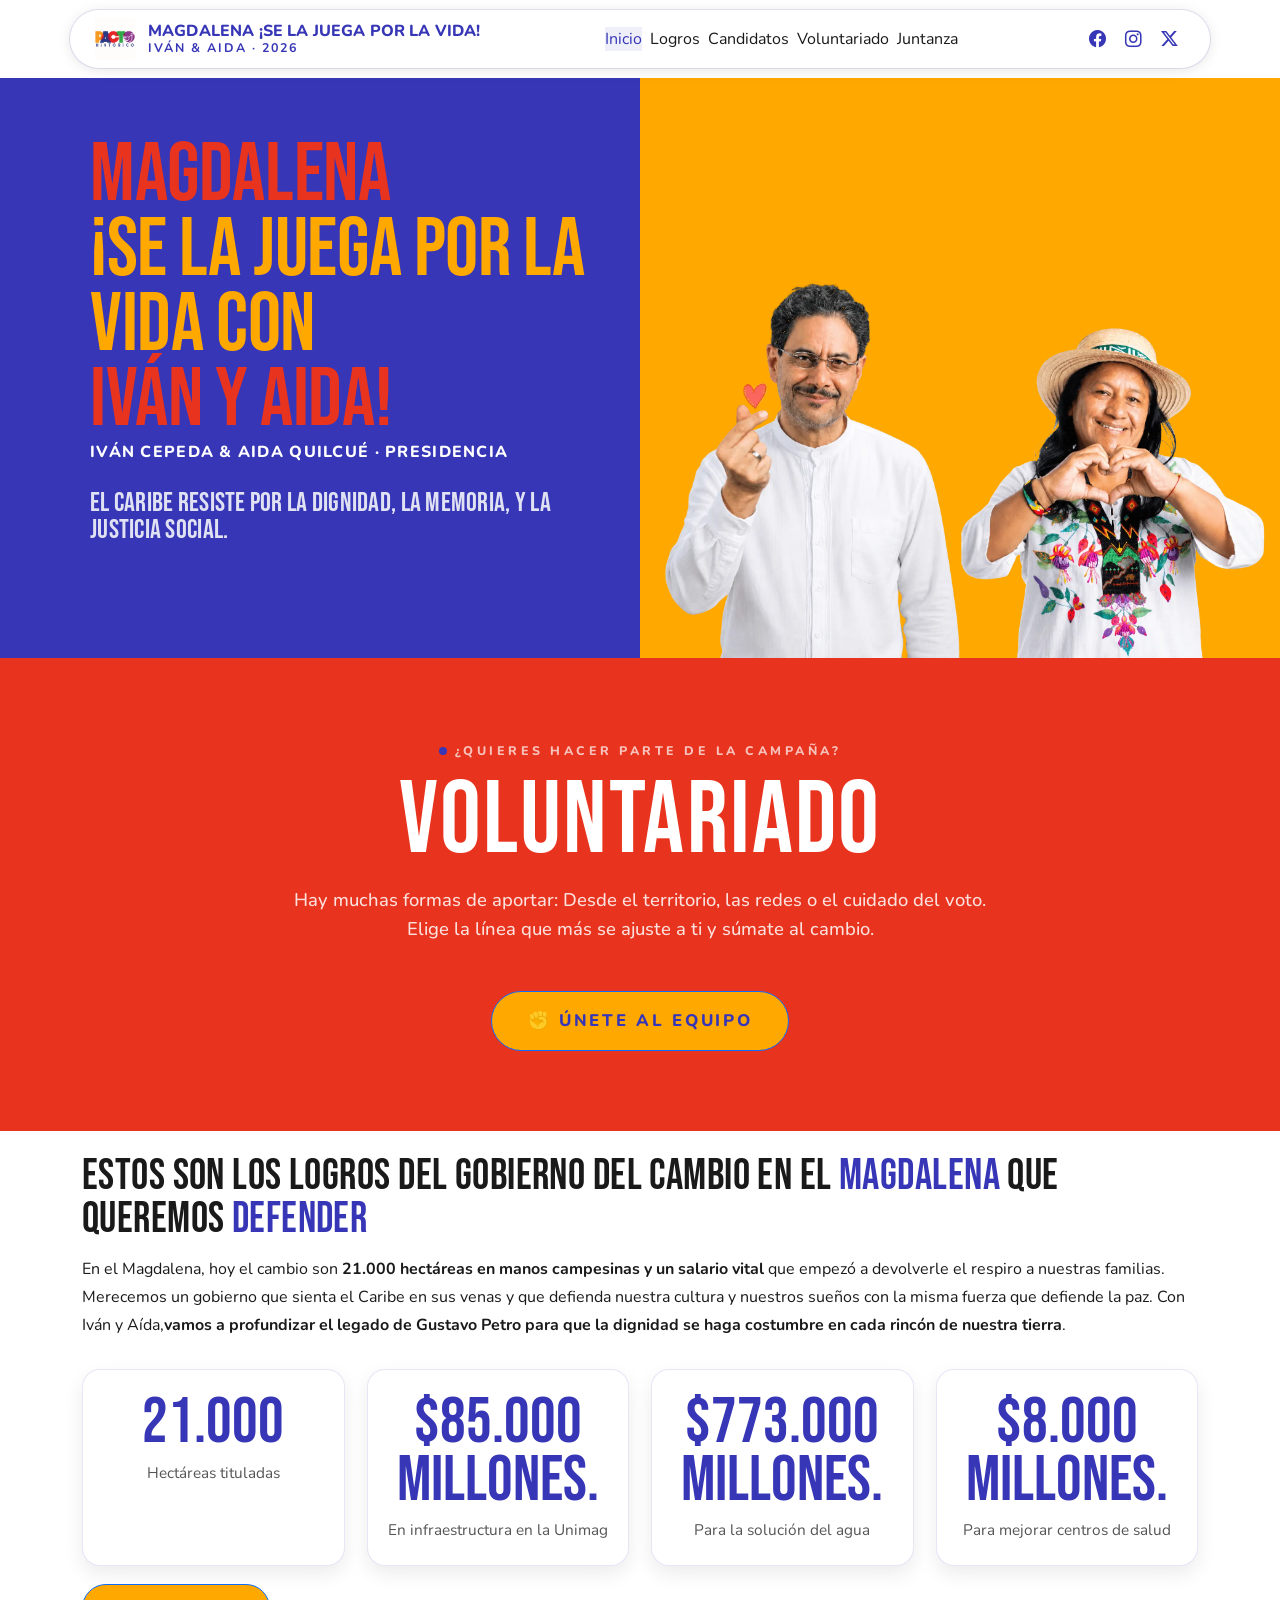
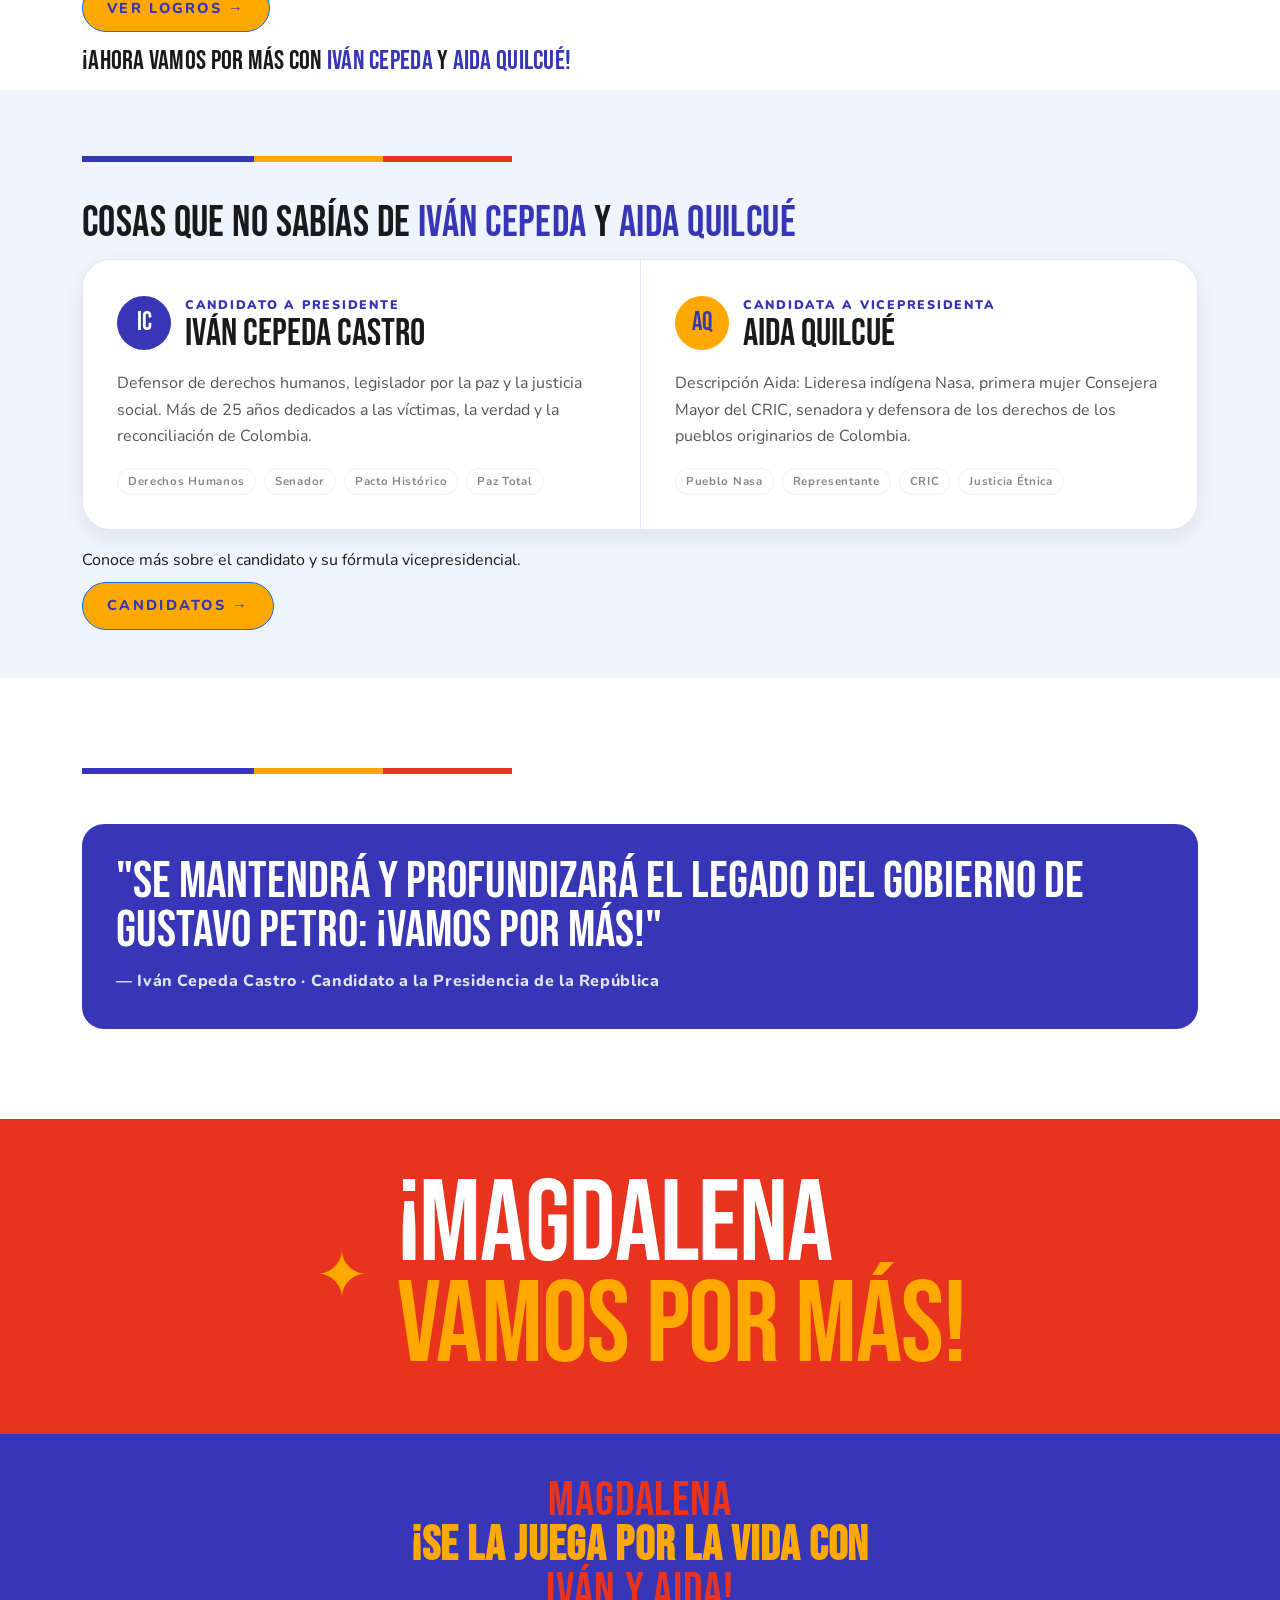
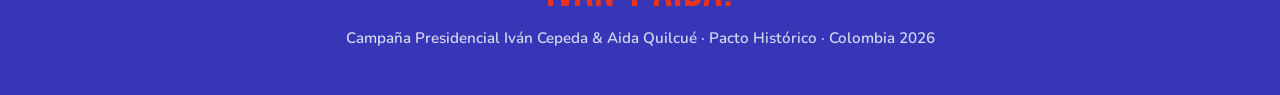
<file: index.html>
<!DOCTYPE html>
<html lang="es">

<head>
  <meta charset="UTF-8" />
  <meta name="viewport" content="width=device-width, initial-scale=1.0" />
  <title>Iván Cepeda & Aida Quilcué — Magdalena por el Cambio</title>
  <meta name="description" content="Campaña Magdalena por el Cambio. Iván Cepeda y Aida Quilcué. Página principal." />
  <link rel="icon" type="image/x-icon" href="./assets/images/favicon_ivan.ico">

  <link rel="preconnect" href="https://fonts.googleapis.com">
  <link rel="preconnect" href="https://fonts.gstatic.com" crossorigin>
  <link href="https://fonts.googleapis.com/css2?family=Bebas+Neue&family=Nunito:wght@400;600;700&display=swap"
    rel="stylesheet">

  <!-- Bootstrap 5.3 CSS -->
  <link href="https://cdn.jsdelivr.net/npm/bootstrap@5.3.3/dist/css/bootstrap.min.css" rel="stylesheet"
    integrity="sha384-QWTKZyjpPEjISv5WaRU9OFeRpok6YctnYmDr5pNlyT2bRjXh0JMhjY6hW+ALEwIH" crossorigin="anonymous">

  <link rel="stylesheet" href="./assets/css/variables.css">
  <link rel="stylesheet" href="./assets/css/reset.css">
  <link rel="stylesheet" href="./assets/css/base.css">
  <link rel="stylesheet" href="./assets/css/layout.css">
  <link rel="stylesheet" href="./assets/css/components.css">
  <link rel="stylesheet" href="./assets/css/utilities.css">
  <link rel="stylesheet" href="./assets/css/inicio.css">
  <link rel="stylesheet" href="https://cdn.jsdelivr.net/npm/bootstrap-icons@1.11.3/font/bootstrap-icons.min.css">

  <meta name="google-site-verification" content="J1PlSYhIY49Xi12_AZv1ihROwYbv2UaHZDbPVgr6SNs" />
  <link rel="canonical" href="https://www.magdalenaconcepeda.com/" />

  <!-- Open Graph / Facebook -->
  <meta property="og:type" content="website" />
  <meta property="og:url" content="https://www.magdalenaconcepeda.com/" />
  <meta property="og:title" content="Iván Cepeda & Aida Quilcué — Magdalena por el Cambio" />
  <meta property="og:description"
    content="Campaña Presidencial Iván Cepeda & Aida Quilcué. El Magdalena se une por el cambio histórico en Colombia." />
  <meta property="og:image" content="https://www.magdalenaconcepeda.com/assets/images/start_photo.png" />

  <!-- Twitter -->
  <meta property="twitter:card" content="summary_large_image" />
  <meta property="twitter:url" content="https://www.magdalenaconcepeda.com/" />
  <meta property="twitter:title" content="Iván Cepeda & Aida Quilcué — Magdalena por el Cambio" />
  <meta property="twitter:description"
    content="Campaña Presidencial Iván Cepeda & Aida Quilcué. El Magdalena se une por el cambio histórico en Colombia." />
  <meta property="twitter:image" content="https://www.magdalenaconcepeda.com/assets/images/start_photo.png" />
</head>

<body>
  <div class="top-stripe"></div>

  <header class="site-header">
    <div class="container header-inner">
      <a class="brand" href="./index.html">
        <div class="brand-badge">
          <img src="./assets/images/logo_pacto.png" alt="Pacto Histórico" class="brand-logo">
        </div>
        <div class="brand-copy">
          <span class="brand-title">MAGDALENA ¡SE LA JUEGA POR LA VIDA!</span>
          <span class="brand-subtitle">Iván & Aida · 2026</span>
        </div>
      </a>

      <nav class="main-nav" id="mainNav">
        <a class="nav-link is-active" href="./index.html">Inicio</a>
        <a class="nav-link" href="./pages/logros.html">Logros</a>
        <a class="nav-link" href="./pages/candidatos.html">Candidatos</a>
        <a class="nav-link" href="./pages/voluntariado.html">Voluntariado</a>
        <a class="nav-link" href="./pages/juntanza.html">Juntanza</a>
      </nav>

      <div class="social-links">
        <a href="https://www.facebook.com/IvanCepedaCastro" target="_blank" rel="noopener" class="social-link" aria-label="Facebook">
          <i class="bi bi-facebook"></i>
        </a>
        <a href="https://www.instagram.com/ivancepedacastr/" target="_blank" rel="noopener" class="social-link" aria-label="Instagram">
          <i class="bi bi-instagram"></i>
        </a>
        <a href="https://x.com/IvanCepedaCast" target="_blank" rel="noopener" class="social-link" aria-label="X">
          <i class="bi bi-twitter-x"></i>
        </a>
      </div>

      <button class="menu-toggle" id="menuToggle" type="button" aria-label="Abrir menú">
        <span></span>
        <span></span>
        <span></span>
      </button>
    </div>
  </header>

  <main id="app" class="home-page">
    <section class="home-hero">
      <div class="hero-col hero-col-left">
        <div class="hero-col-inner animate-on-scroll slide-right">

          <h1 class="home-title">
            <span>MAGDALENA</span>
            <strong>¡SE LA JUEGA POR LA VIDA CON</strong>
            <span>IVÁN Y AIDA!</span>
          </h1>


          <p class="hero-subtitle">Iván Cepeda & Aida Quilcué · Presidencia</p>

          <div class="mt-4">
            <p class="section-subtitle" style="font-size: 1.7rem;">
              El Caribe resiste por la dignidad, la memoria, y la
              justicia social.
            </p>
          </div>
        </div>
      </div>

      <div class="hero-col hero-col-right animate-on-scroll slide-left">
        <img class="hero-photo" src="./assets/images/ivan_cepeda.png" alt="Iván Cepeda" />
        <img class="hero-photo" src="./assets/images/aida_qilcué.png" alt="Aida Quilcué" />
      </div>
    </section>

    <section class="cta-voluntariado text-center animate-on-scroll fade-in"
      style="background-color: var(--color-accent); padding: 80px 0;">
      <div class="container">
        <div class="section-eyebrow mb-3" style="color: rgba(255,255,255,0.7);">¿Quieres hacer parte de la campaña?
        </div>
        <h2 class="home-title mb-3"
          style="color: #ffffff; font-size: clamp(3.5rem, 8vw, 6.5rem); letter-spacing: 0.02em;">VOLUNTARIADO
        </h2>
        <p class="mb-5 mx-auto"
          style="max-width: 700px; font-size: 1.15rem; color: rgba(255,255,255,0.85); line-height: 1.6; font-weight: 500;">
          Hay muchas formas de aportar: Desde el territorio, las redes o el cuidado del voto. Elige la línea que más se
          ajuste a ti y súmate al cambio.
        </p>
        <a class="btn btn-primary" href="./pages/voluntariado.html" style="padding: 16px 36px; font-size: 1.05rem;">✊
          ÚNETE AL EQUIPO</a>
      </div>
    </section>

    <section class="home-dashboard mt-4">
      <div class="container">
        <div>
          <h1 class="section-subtitle animate-on-scroll fade-in">Estos son los logros del gobierno del cambio en el
            <span class="acc">Magdalena</span> que queremos <span class="acc">defender</span>
          </h1>
          <p>En el Magdalena, hoy el cambio son <strong>21.000 hectáreas en manos campesinas y un salario vital</strong>
            que empezó a
            devolverle el respiro a nuestras familias. Merecemos un gobierno que sienta el Caribe en sus venas y que
            defienda nuestra cultura y nuestros sueños con la misma fuerza que defiende la paz. Con Iván y
            Aída,<strong>vamos a
              profundizar el legado de Gustavo Petro para que la dignidad se haga costumbre en cada rincón de nuestra
              tierra</strong>.</p>

          <section class="stats-bar animate-on-scroll slide-up">
            <div class="stats-inner">
              <div class="stat-item">
                <div class="stat-num">21.000</div>
                <div class="stat-label">Hectáreas tituladas</div>
              </div>
              <div class="stat-item">
                <div class="stat-num">$85.000 millones.</div>
                <div class="stat-label">En infraestructura en la Unimag</div>
              </div>
              <div class="stat-item">
                <div class="stat-num">$773.000 millones.</div>
                <div class="stat-label">Para la solución del agua</div>
              </div>
              <div class="stat-item">
                <div class="stat-num">$8.000 millones.</div>
                <div class="stat-label">Para mejorar centros de salud</div>
              </div>
            </div>
          </section>
          <div class="hero-cta-row mt-2">
            <a class="btn btn-primary" href="./pages/logros.html">Ver logros →</a>
          </div>
          <h1 class="section-subtitle mt-3" style="font-size: 1.7rem;">¡Ahora vamos por más con <span class="acc">Iván
              Cepeda</span> y
            <span class="acc">Aida Quilcué!</span>
          </h1>
        </div>
      </div>
    </section>

    <section class="candidates-section py-5" style="background: var(--color-bg-soft);">
      <div class="container">
        <div class="divider"></div>
        <h1 class="section-subtitle">Cosas que no sabías de <span class="acc">Iván Cepeda</span> y <span
            class="acc">Aida Quilcué</span>

        </h1>
        <div class="dashboard-grid">
          <article class="candidate-info-card animate-on-scroll slide-up">
            <div class="candidate-info-heading">
              <span class="candidate-info-icon">IC</span>
              <div>
                <p>Candidato a Presidente</p>
                <h2>Iván Cepeda Castro</h2>
              </div>
            </div>
            <p>Defensor de derechos humanos, legislador por la paz y la justicia social. Más de 25 años dedicados a las
              víctimas, la verdad y la reconciliación de Colombia.</p>

            <div class="cand-tags">
              <span class="tag">Derechos Humanos</span>
              <span class="tag">Senador</span>
              <span class="tag">Pacto Histórico</span>
              <span class="tag">Paz Total</span>
            </div>
          </article>

          <article class="candidate-info-card animate-on-scroll slide-up delay-200">
            <div class="candidate-info-heading">
              <span class="candidate-info-icon orange">AQ</span>
              <div>
                <p>Candidata a Vicepresidenta</p>
                <h2>Aida Quilcué</h2>
              </div>
            </div>
            <p>Descripción Aida: Lideresa indígena Nasa, primera mujer Consejera Mayor del CRIC, senadora y defensora de
              los derechos de los pueblos originarios de Colombia.</p>

            <div class="cand-tags">
              <span class="tag">Pueblo Nasa</span>
              <span class="tag">Representante</span>
              <span class="tag">CRIC</span>
              <span class="tag">Justicia Étnica</span>
            </div>
          </article>
        </div>
        <p class=" mt-3">Conoce más sobre el candidato y su fórmula vicepresidencial.</p>
        <div class="hero-cta-row mt-2">
          <a class="btn btn-primary" href="./pages/candidatos.html">Candidatos →</a>
        </div>
      </div>
    </section>

    <section class="section-wrap animate-on-scroll slide-up">
      <div class="container">
        <div class="divider"></div>
        <div class="quote-box">
          <p class="quote-text">
            "Se mantendrá y profundizará el legado del gobierno de Gustavo Petro: ¡Vamos por más!"
          </p>
          <p class="quote-author">
            — Iván Cepeda Castro · Candidato a la Presidencia de la República
          </p>
        </div>
      </div>
    </section>

    <section class="vamos-mas-banner animate-on-scroll fade-in">
      <span class="vamos-mas-star">✦</span>
      <div class="vamos-mas-title">
        <span>¡MAGDALENA</span>
        <strong>VAMOS POR MÁS!</strong>
      </div>
    </section>
  </main>

  <footer class="site-footer">
    <div class="container footer-inner footer-inner-centered">
      <div class="footer-logo">
        <span>MAGDALENA</span>
        <strong>¡SE LA JUEGA POR LA VIDA CON</strong>
        <span>IVÁN Y AIDA!</span>
      </div>
      <div class="footer-text">
        Campaña Presidencial Iván Cepeda & Aida Quilcué · Pacto Histórico · Colombia 2026
      </div>
    </div>
  </footer>

  <div class="toast" id="toast">
    <span id="toastMessage"></span>
  </div>

  <!-- Bootstrap 5.3 JS Bundle -->
  <script src="https://cdn.jsdelivr.net/npm/bootstrap@5.3.3/dist/js/bootstrap.bundle.min.js"
    integrity="sha384-YvpcrYf0tY3lHB60NNkmXc5s9fDVZLESaAA55NDzOxhy9GkcIdslK1eN7N6jIeHz"
    crossorigin="anonymous"></script>

  <script type="module" src="./assets/js/app.js"></script>
</body>

</html>
</file>
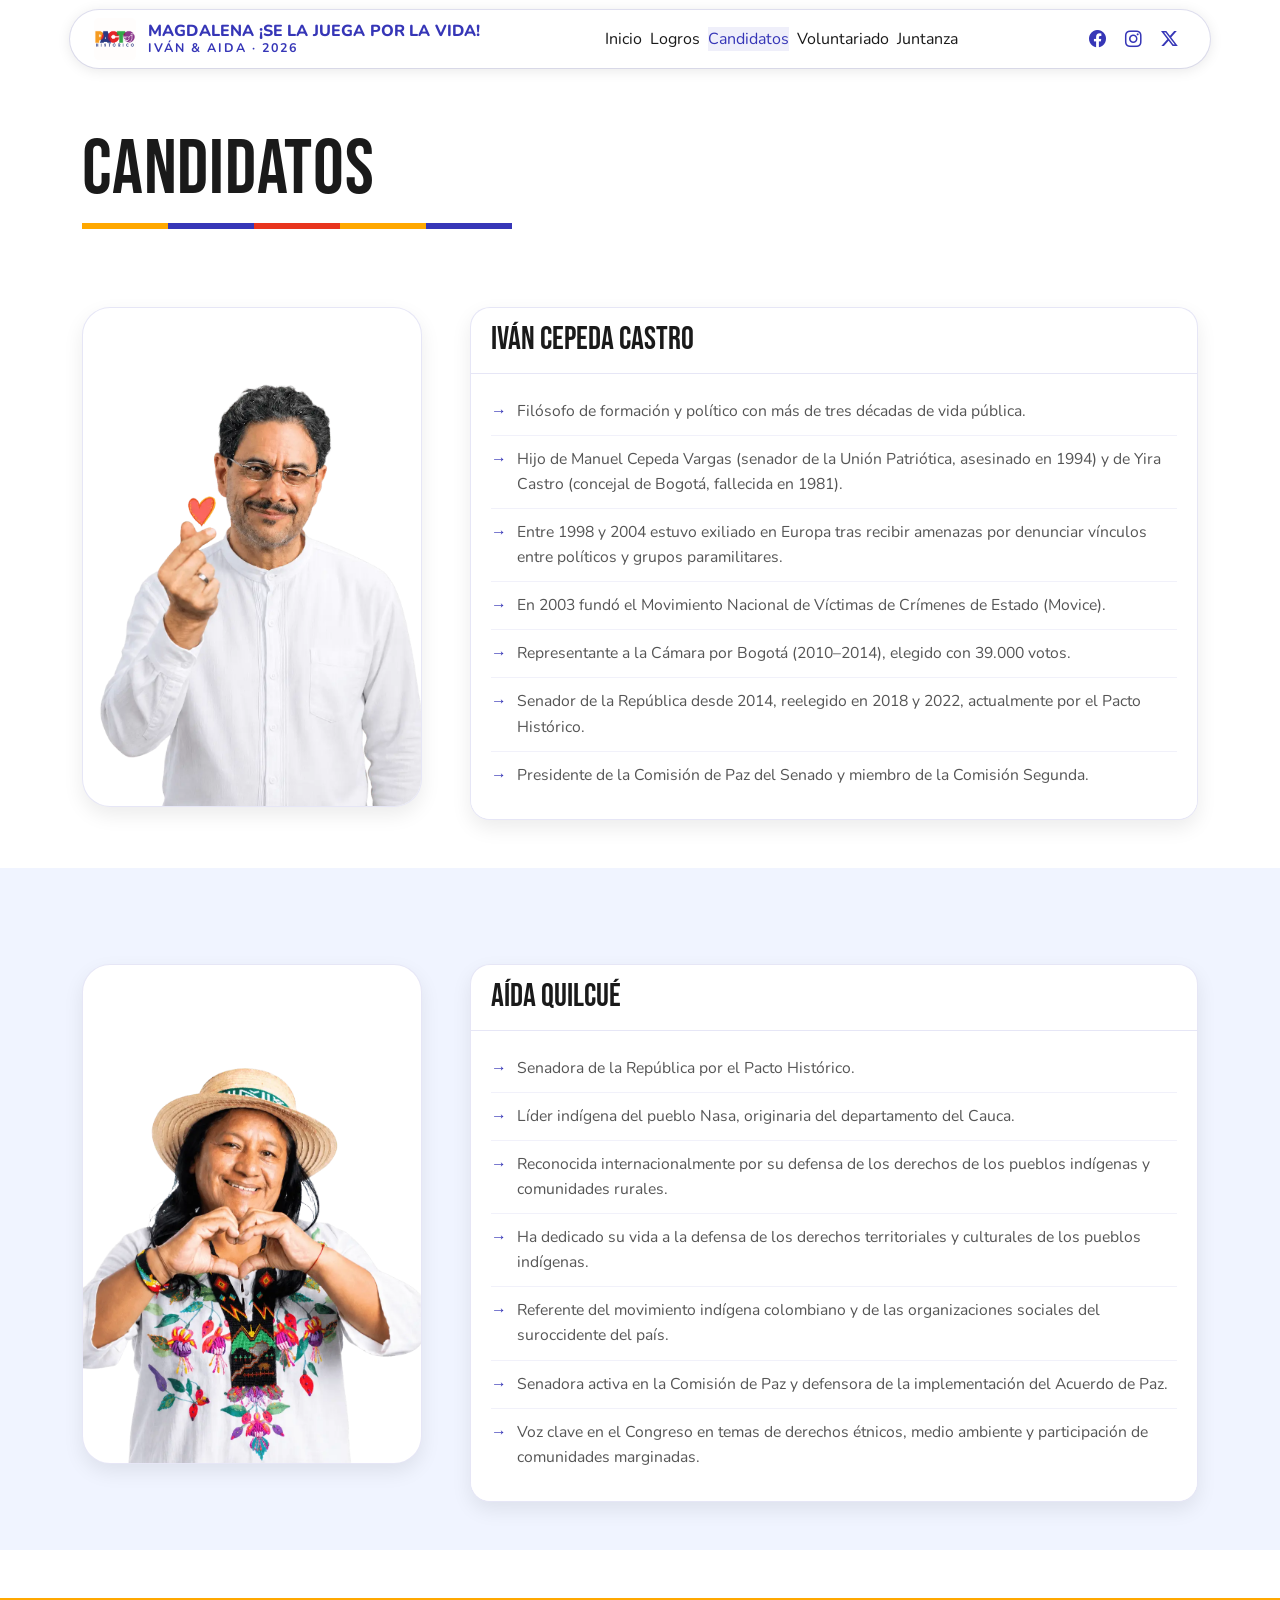
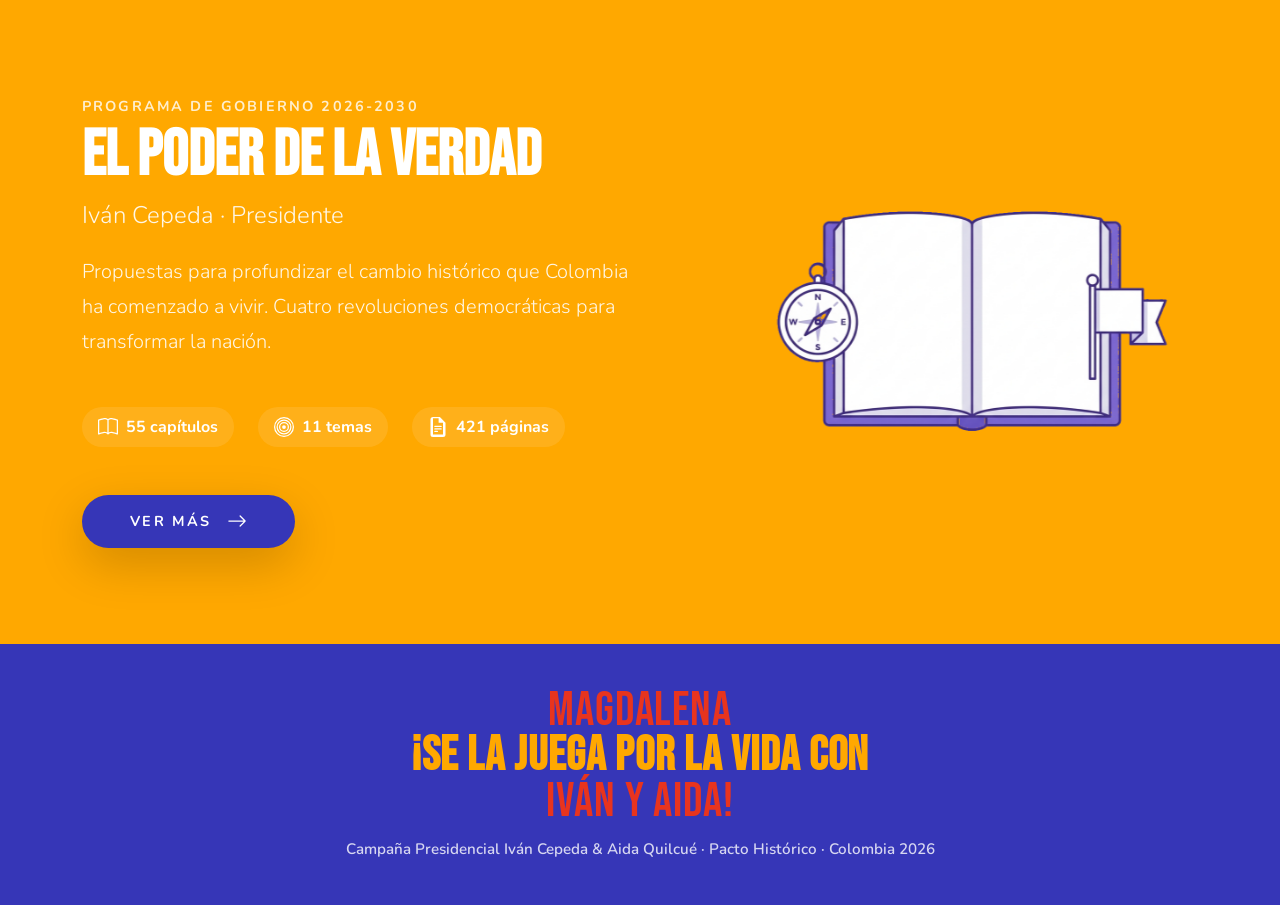
<file: pages/candidatos.html>
<!DOCTYPE html>
<html lang="es">

<head>
    <meta charset="UTF-8" />
    <meta name="viewport" content="width=device-width, initial-scale=1.0" />
    <title>Candidatos | Magdalena por el Cambio</title>
    <meta name="description" content="Conoce a nuestros candidatos." />
    <link rel="icon" type="image/x-icon" href="../assets/images/favicon_ivan.ico">

    <link rel="preconnect" href="https://fonts.googleapis.com">
    <link rel="preconnect" href="https://fonts.gstatic.com" crossorigin>
    <link href="https://fonts.googleapis.com/css2?family=Bebas+Neue&family=Nunito:wght@400;600;700&display=swap"
        rel="stylesheet">

    <!-- Bootstrap 5.3 CSS -->
    <link href="https://cdn.jsdelivr.net/npm/bootstrap@5.3.3/dist/css/bootstrap.min.css" rel="stylesheet"
        integrity="sha384-QWTKZyjpPEjISv5WaRU9OFeRpok6YctnYmDr5pNlyT2bRjXh0JMhjY6hW+ALEwIH" crossorigin="anonymous">

    <link rel="stylesheet" href="../assets/css/variables.css">
    <link rel="stylesheet" href="../assets/css/reset.css">
    <link rel="stylesheet" href="../assets/css/base.css">
    <link rel="stylesheet" href="../assets/css/layout.css">
    <link rel="stylesheet" href="../assets/css/components.css">
    <link rel="stylesheet" href="../assets/css/utilities.css">
    <link rel="stylesheet" href="../assets/css/pages/logros.css">
    <link rel="stylesheet" href="https://cdn.jsdelivr.net/npm/bootstrap-icons@1.11.3/font/bootstrap-icons.min.css">
    <link rel="canonical" href="https://www.magdalenaconcepeda.com/pages/candidatos.html" />

    <!-- Open Graph / Facebook -->
    <meta property="og:type" content="website" />
    <meta property="og:url" content="https://www.magdalenaconcepeda.com/pages/candidatos.html" />
    <meta property="og:title" content="Candidatos | Magdalena por el Cambio" />
    <meta property="og:description"
        content="Conoce a Iván Cepeda y Aida Quilcué, los líderes del cambio en el Magdalena." />
    <meta property="og:image" content="https://www.magdalenaconcepeda.com/assets/images/start_photo.png" />
</head>

<body>
    <div class="top-stripe"></div>

    <header class="site-header">
        <div class="container header-inner">
            <a class="brand" href="../index.html">
                <div class="brand-badge">
                    <img src="../assets/images/logo_pacto.png" alt="Pacto Histórico" class="brand-logo">
                </div>
                <div class="brand-copy">
                    <span class="brand-title">MAGDALENA ¡SE LA JUEGA POR LA VIDA!</span>
                    <span class="brand-subtitle">Iván & Aida · 2026</span>
                </div>
            </a>

            <nav class="main-nav" id="mainNav">
                <a class="nav-link" href="../index.html">Inicio</a>
                <a class="nav-link" href="./logros.html">Logros</a>
                <a class="nav-link is-active" href="./candidatos.html">Candidatos</a>
                <a class="nav-link" href="./voluntariado.html">Voluntariado</a>
                <a class="nav-link" href="./juntanza.html">Juntanza</a>
            </nav>

            <div class="social-links">
                <a href="https://www.facebook.com/IvanCepedaCastro" target="_blank" rel="noopener" class="social-link" aria-label="Facebook">
                    <i class="bi bi-facebook"></i>
                </a>
                <a href="https://www.instagram.com/ivancepedacastr/" target="_blank" rel="noopener" class="social-link" aria-label="Instagram">
                    <i class="bi bi-instagram"></i>
                </a>
                <a href="https://x.com/IvanCepedaCast" target="_blank" rel="noopener" class="social-link" aria-label="X">
                    <i class="bi bi-twitter-x"></i>
                </a>
            </div>

            <button class="menu-toggle" id="menuToggle" type="button" aria-label="Abrir menú">
                <span></span>
                <span></span>
                <span></span>
            </button>
        </div>
    </header>

    <main class="candidatos-page logros-page">
        <div class="container pt-5 animate-on-scroll fade-in">
            <h1 class="section-title">Candidatos</h1>
        </div>
        <div class="container animate-on-scroll fade-in delay-100">
            <div class="brand-stripe">
                <span class="stripe-orange"></span>
                <span class="stripe-blue"></span>
                <span class="stripe-red"></span>
                <span class="stripe-green"></span>
                <span class="stripe-purple"></span>
            </div>
        </div>
        <section class="py-5 candidatos-background-ivan" style="min-height: 40vh;">
            <div class="container">

                <div class="row gx-5">
                    <!-- Columna Izquierda: Foto -->
                    <div class="col-md-4 mb-4 mb-md-0 animate-on-scroll slide-right">
                        <div class="card-base text-center p-0 overflow-hidden" style="height: 500px; background: #fff;">
                            <img src="../assets/images/ivan_cepeda.png" alt="Iván Cepeda Castro" class="w-100 h-100"
                                style="object-fit: cover; object-position: top;">
                        </div>
                    </div>

                    <div class="col-md-8 animate-on-scroll slide-left">
                        <div class="logros-accordion">
                            <div class="logro-group open">
                                <div class="logro-group-header" style="cursor: default;">
                                    <div class="logro-group-title" style="text-transform: none;">Iván Cepeda Castro
                                    </div>
                                </div>
                                <div class="logro-group-body">
                                    <ul class="logro-list">
                                        <li>Filósofo de formación y político con más de tres décadas de vida pública.
                                        </li>
                                        <li>Hijo de Manuel Cepeda Vargas (senador de la Unión Patriótica, asesinado en
                                            1994) y de Yira Castro (concejal de Bogotá, fallecida en 1981).</li>
                                        <li>Entre 1998 y 2004 estuvo exiliado en Europa tras recibir amenazas por
                                            denunciar vínculos entre políticos y grupos paramilitares.</li>
                                        <li>En 2003 fundó el Movimiento Nacional de Víctimas de Crímenes de Estado
                                            (Movice).</li>
                                        <li>Representante a la Cámara por Bogotá (2010–2014), elegido con 39.000 votos.
                                        </li>
                                        <li>Senador de la República desde 2014, reelegido en 2018 y 2022, actualmente
                                            por el Pacto Histórico.</li>
                                        <li>Presidente de la Comisión de Paz del Senado y miembro de la Comisión
                                            Segunda.</li>
                                    </ul>
                                </div>
                            </div>
                        </div>
                    </div>
                </div>
            </div>
        </section>
        <section class="py-5 candidatos-background-aida" style="min-height: 40vh;">
            <div class="container">
                <div class="row gx-5 mt-5">
                    <!-- Columna Izquierda: Foto -->
                    <div class="col-md-4 mb-4 mb-md-0 animate-on-scroll slide-right">
                        <div class="card-base text-center p-0 overflow-hidden" style="height: 500px; background: #fff;">
                            <img src="../assets/images/aida_qilcué.png" alt="Aída Quilcué" class="w-100 h-100"
                                style="object-fit: cover; object-position: top;">
                        </div>
                    </div>

                    <!-- Columna Derecha: Información -->
                    <div class="col-md-8 animate-on-scroll slide-left">
                        <div class="logros-accordion">
                            <div class="logro-group open">
                                <div class="logro-group-header" style="cursor: default;">
                                    <div class="logro-group-title" style="text-transform: none;">Aída Quilcué</div>
                                </div>
                                <div class="logro-group-body">
                                    <ul class="logro-list">
                                        <li>Senadora de la República por el Pacto Histórico.</li>
                                        <li>Líder indígena del pueblo Nasa, originaria del departamento del Cauca.</li>
                                        <li>Reconocida internacionalmente por su defensa de los derechos de los pueblos
                                            indígenas y comunidades rurales.</li>
                                        <li>Ha dedicado su vida a la defensa de los derechos territoriales y culturales
                                            de los pueblos indígenas.</li>
                                        <li>Referente del movimiento indígena colombiano y de las organizaciones
                                            sociales del suroccidente del país.</li>
                                        <li>Senadora activa en la Comisión de Paz y defensora de la implementación del
                                            Acuerdo de Paz.</li>
                                        <li>Voz clave en el Congreso en temas de derechos étnicos, medio ambiente y
                                            participación de comunidades marginadas.</li>
                                    </ul>
                                </div>
                            </div>
                        </div>
                    </div>
                </div>
            </div>
        </section>

        <!-- Sección Programa de Gobierno -->
        <section class="py-5 mt-5" style="background: var(--color-primary); color: #fff;">
            <div class="container">
                <div class="row align-items-center">
                    <div class="col-lg-7 py-4 py-md-5 animate-on-scroll slide-right">
                        <p class="text-uppercase fw-bold mb-2"
                            style="letter-spacing: 0.15em; font-size: 0.9rem; color: rgba(255,255,255,0.8);">Programa de
                            Gobierno 2026-2030</p>
                        <h2 class="display-3 fw-bold mb-3" style="font-family: var(--font-display); line-height: 0.9;">
                            EL PODER DE LA VERDAD</h2>
                        <h3 class="h4 mb-4 fw-light" style="color: rgba(255,255,255,0.9);">Iván Cepeda · Presidente</h3>
                        <p class="mb-5 lead" style="opacity: 0.9; max-width: 550px;">
                            Propuestas para profundizar el cambio histórico que Colombia ha comenzado a vivir. Cuatro
                            revoluciones democráticas para transformar la nación.
                        </p>

                        <div class="d-flex gap-4 mb-5 flex-wrap animate-on-scroll fade-in delay-200">
                            <div class="d-flex align-items-center gap-2 bg-white bg-opacity-10 px-3 py-2 rounded-pill">
                                <svg xmlns="http://www.w3.org/2000/svg" width="20" height="20" fill="currentColor"
                                    class="bi bi-book" viewBox="0 0 16 16">
                                    <path
                                        d="M1 2.828c.885-.37 2.154-.769 3.388-.893 1.33-.134 2.458.063 3.112.752v9.746c-.935-.53-2.12-.603-3.213-.493-1.18.12-2.37.461-3.287.811V2.828zm7.5-.141c.654-.689 1.782-.886 3.112-.752 1.234.124 2.503.523 3.388.893v9.923c-.918-.35-2.107-.692-3.287-.81-1.094-.111-2.278-.039-3.213.492V2.687zM8 1.783C7.015.936 5.587.81 4.287.94c-1.514.153-3.042.672-3.994 1.105A.5.5 0 0 0 0 2.5v11a.5.5 0 0 0 .707.455c.882-.4 2.303-.881 3.68-1.02 1.409-.142 2.59.087 3.223.877a.5.5 0 0 0 .78 0c.633-.79 1.814-1.019 3.222-.877 1.378.139 2.8.62 3.681 1.02A.5.5 0 0 0 16 13.5v-11a.5.5 0 0 0-.293-.455c-.952-.433-2.48-.952-3.994-1.105C10.413.809 8.985.936 8 1.783z" />
                                </svg>
                                <span class="fw-bold">55 capítulos</span>
                            </div>
                            <div class="d-flex align-items-center gap-2 bg-white bg-opacity-10 px-3 py-2 rounded-pill">
                                <svg xmlns="http://www.w3.org/2000/svg" width="20" height="20" fill="currentColor"
                                    class="bi bi-bullseye" viewBox="0 0 16 16">
                                    <path d="M8 15A7 7 0 1 1 8 1a7 7 0 0 1 0 14zm0 1A8 8 0 1 0 8 0a8 8 0 0 0 0 16z" />
                                    <path d="M8 13A5 5 0 1 1 8 3a5 5 0 0 1 0 10zm0 1A6 6 0 1 0 8 2a6 6 0 0 0 0 12z" />
                                    <path d="M8 11a3 3 0 1 1 0-6 3 3 0 0 1 0 6zm0 1a4 4 0 1 0 0-8 4 4 0 0 0 0 8z" />
                                    <path d="M9.5 8a1.5 1.5 0 1 1-3 0 1.5 1.5 0 0 1 3 0z" />
                                </svg>
                                <span class="fw-bold">11 temas</span>
                            </div>
                            <div class="d-flex align-items-center gap-2 bg-white bg-opacity-10 px-3 py-2 rounded-pill">
                                <svg xmlns="http://www.w3.org/2000/svg" width="20" height="20" fill="currentColor"
                                    class="bi bi-file-earmark-text" viewBox="0 0 16 16">
                                    <path
                                        d="M5.5 7a.5.5 0 0 0 0 1h5a.5.5 0 0 0 0-1h-5zM5 9.5a.5.5 0 0 1 .5-.5h5a.5.5 0 0 1 0 1h-5a.5.5 0 0 1-.5-.5zm0 2a.5.5 0 0 1 .5-.5h2a.5.5 0 0 1 0 1h-2a.5.5 0 0 1-.5-.5z" />
                                    <path
                                        d="M9.5 0L14 4.5V14a2 2 0 0 1-2 2H4a2 2 0 0 1-2-2V2a2 2 0 0 1 2-2h5.5zM14 4.5H9.5V0L14 4.5zM4 1v13h8V4.5h-3.5V1H4z" />
                                </svg>
                                <span class="fw-bold">421 páginas</span>
                            </div>
                        </div>

                        <a href="https://www.cepedapresidente.co/programa-de-gobierno" target="_blank"
                            rel="noopener noreferrer"
                            class="btn btn-primary btn-lg d-inline-flex align-items-center gap-3 px-5 py-3 fw-bold shadow-lg"
                            style="background-color: var(--color-secondary); color: #ffffff; border: none; border-radius: 99px; transition: transform 0.2s;">
                            VER MÁS
                            <svg xmlns="http://www.w3.org/2000/svg" width="20" height="20" fill="currentColor"
                                class="bi bi-arrow-right" viewBox="0 0 16 16">
                                <path fill-rule="evenodd"
                                    d="M1 8a.5.5 0 0 1 .5-.5h11.793l-3.147-3.146a.5.5 0 0 1 .708-.708l4 4a.5.5 0 0 1 0 .708l-4 4a.5.5 0 0 1-.708-.708L13.293 8.5H1.5A.5.5 0 0 1 1 8z" />
                            </svg>
                        </a>
                    </div>
                    <div class="col-lg-5 text-center d-none d-lg-block animate-on-scroll slide-left">
                        <img src="../assets/images/book_program.png" alt="Programa de Gobierno" class="img-fluid"
                            style="max-height: 450px;">
                    </div>
                </div>
            </div>
            </div>
        </section>
    </main>

    <footer class="site-footer">
        <div class="container footer-inner footer-inner-centered">
            <div class="footer-logo">
                <span>MAGDALENA</span>
                <strong>¡SE LA JUEGA POR LA VIDA CON</strong>
                <span>IVÁN Y AIDA!</span>
            </div>
            <div class="footer-text">
                Campaña Presidencial Iván Cepeda & Aida Quilcué · Pacto Histórico · Colombia 2026
            </div>
        </div>
    </footer>

    <div class="toast" id="toast">
        <span id="toastMessage"></span>
    </div>

    <!-- Bootstrap 5.3 JS Bundle -->
    <script src="https://cdn.jsdelivr.net/npm/bootstrap@5.3.3/dist/js/bootstrap.bundle.min.js"
        integrity="sha384-YvpcrYf0tY3lHB60NNkmXc5s9fDVZLESaAA55NDzOxhy9GkcIdslK1eN7N6jIeHz"
        crossorigin="anonymous"></script>

    <script type="module" src="../assets/js/app.js"></script>
</body>

</html>
</file>
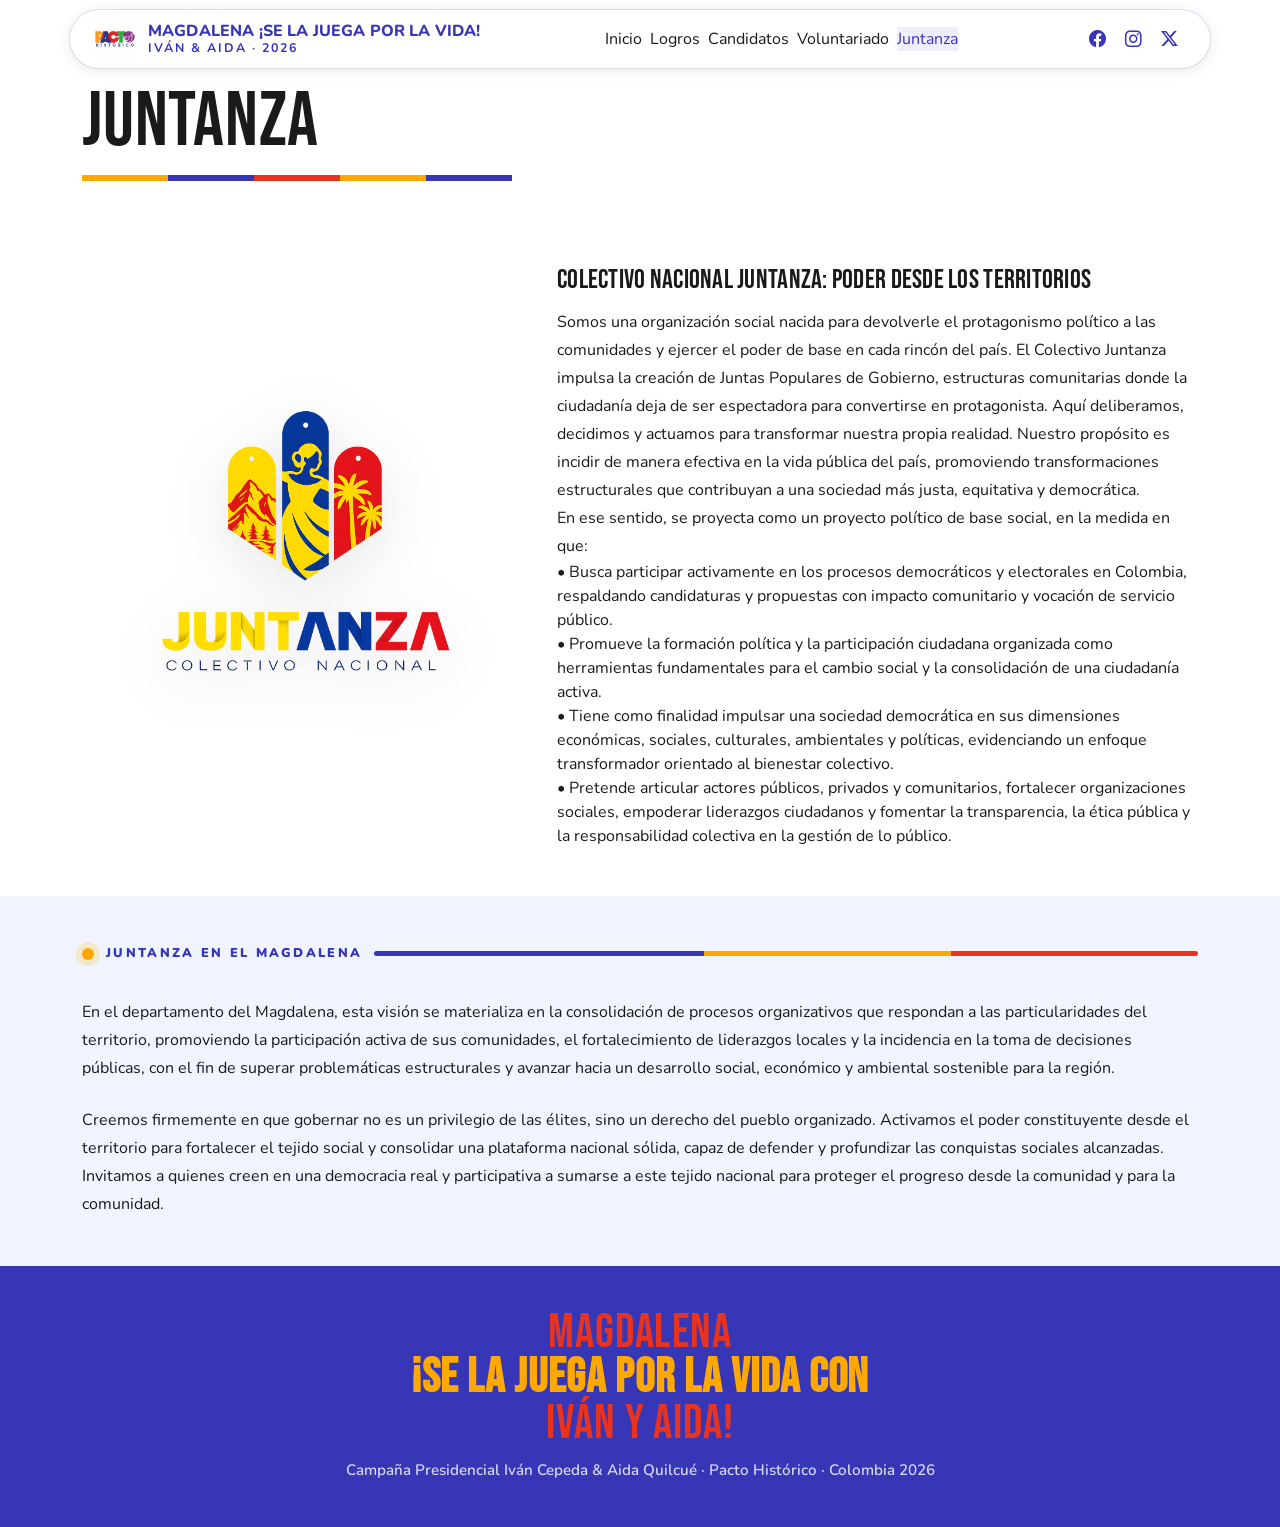
<file: pages/juntanza.html>
<!DOCTYPE html>
<html lang="es">

<head>
    <meta charset="UTF-8" />
    <meta name="viewport" content="width=device-width, initial-scale=1.0" />
    <title>Juntanza | Magdalena por el Cambio</title>
    <meta name="description" content="Juntanza - Magdalena por el Cambio." />
    <link rel="icon" type="image/x-icon" href="../assets/images/favicon_ivan.ico">

    <link rel="preconnect" href="https://fonts.googleapis.com">
    <link rel="preconnect" href="https://fonts.gstatic.com" crossorigin>
    <link href="https://fonts.googleapis.com/css2?family=Bebas+Neue&family=Nunito:wght@400;600;700&display=swap"
        rel="stylesheet">

    <!-- Bootstrap 5.3 CSS -->
    <link href="https://cdn.jsdelivr.net/npm/bootstrap@5.3.3/dist/css/bootstrap.min.css" rel="stylesheet"
        integrity="sha384-QWTKZyjpPEjISv5WaRU9OFeRpok6YctnYmDr5pNlyT2bRjXh0JMhjY6hW+ALEwIH" crossorigin="anonymous">

    <link rel="stylesheet" href="../assets/css/variables.css">
    <link rel="stylesheet" href="../assets/css/reset.css">
    <link rel="stylesheet" href="../assets/css/base.css">
    <link rel="stylesheet" href="../assets/css/layout.css">
    <link rel="stylesheet" href="../assets/css/components.css">
    <link rel="stylesheet" href="../assets/css/utilities.css">
    <link rel="stylesheet" href="../assets/css/pages/logros.css">
    <link rel="stylesheet" href="https://cdn.jsdelivr.net/npm/bootstrap-icons@1.11.3/font/bootstrap-icons.min.css">
    <link rel="canonical" href="https://www.magdalenaconcepeda.com/pages/juntanza.html" />

    <!-- Open Graph / Facebook -->
    <meta property="og:type" content="website" />
    <meta property="og:url" content="https://www.magdalenaconcepeda.com/pages/juntanza.html" />
    <meta property="og:title" content="Juntanza | Magdalena por el Cambio" />
    <meta property="og:description"
        content="Colectivo Nacional Juntanza en el Magdalena. Poder desde los territorios." />
    <meta property="og:image" content="https://www.magdalenaconcepeda.com/assets/images/juntanza_logo.png" />
</head>

<body>
    <div class="top-stripe"></div>

    <header class="site-header">
        <div class="container header-inner">
            <a class="brand" href="../index.html">
                <div class="brand-badge">
                    <img src="../assets/images/logo_pacto.png" alt="Pacto Histórico" class="brand-logo">
                </div>
                <div class="brand-copy">
                    <span class="brand-title">MAGDALENA ¡SE LA JUEGA POR LA VIDA!</span>
                    <span class="brand-subtitle">Iván & Aida · 2026</span>
                </div>
            </a>

            <nav class="main-nav" id="mainNav">
                <a class="nav-link" href="../index.html">Inicio</a>
                <a class="nav-link" href="./logros.html">Logros</a>
                <a class="nav-link" href="./candidatos.html">Candidatos</a>
                <a class="nav-link" href="./voluntariado.html">Voluntariado</a>
                <a class="nav-link is-active" href="./juntanza.html">Juntanza</a>
            </nav>

            <div class="social-links">
                <a href="https://www.facebook.com/IvanCepedaCastro" target="_blank" rel="noopener" class="social-link" aria-label="Facebook">
                    <i class="bi bi-facebook"></i>
                </a>
                <a href="https://www.instagram.com/ivancepedacastr/" target="_blank" rel="noopener" class="social-link" aria-label="Instagram">
                    <i class="bi bi-instagram"></i>
                </a>
                <a href="https://x.com/IvanCepedaCast" target="_blank" rel="noopener" class="social-link" aria-label="X">
                    <i class="bi bi-twitter-x"></i>
                </a>
            </div>

            <button class="menu-toggle" id="menuToggle" type="button" aria-label="Abrir menú">
                <span></span>
                <span></span>
                <span></span>
            </button>
        </div>
    </header>

    <main class="juntanza-page logros-page">
        <div class="container animate-on-scroll fade-in">
            <h1 class="section-title">Juntanza</h1>
        </div>
        <div class="container animate-on-scroll fade-in delay-100">
            <div class="brand-stripe">
                <span class="stripe-orange"></span>
                <span class="stripe-blue"></span>
                <span class="stripe-red"></span>
                <span class="stripe-green"></span>
                <span class="stripe-purple"></span>
            </div>
        </div>

        <section class="juntanza-descripcion py-5 candidatos-background-ivan">
            <div class="container">
                <div class="row align-items-center">
                    <div class="col-md-5 mb-4 mb-md-0 text-center animate-on-scroll slide-right">
                        <img src="../assets/images/juntanza_logo.png" alt="Logo Juntanza" class="img-fluid"
                            style="max-height: 450px; filter: drop-shadow(0 15px 30px rgba(0,0,0,0.1));">
                    </div>

                    <div class="col-md-7">
                        <p class="section-subtitle animate-on-scroll slide-left" style="font-size: 1.7rem;">
                            Colectivo Nacional Juntanza: Poder desde los territorios
                        </p>
                        <div class="animate-on-scroll slide-up delay-200">
                            <p>
                                Somos una organización social nacida para devolverle el protagonismo político a las
                                comunidades y
                                ejercer el poder de base en cada rincón del país. El Colectivo Juntanza impulsa la
                                creación de
                                Juntas Populares de Gobierno, estructuras comunitarias donde la ciudadanía deja de ser
                                espectadora
                                para convertirse en protagonista. Aquí deliberamos, decidimos y actuamos para
                                transformar nuestra
                                propia realidad. Nuestro propósito es incidir de manera efectiva en la vida pública del
                                país,
                                promoviendo transformaciones estructurales que contribuyan a una sociedad más justa,
                                equitativa y
                                democrática.
                            </p>
                            <p>En ese sentido, se proyecta como un proyecto político de base social, en la medida en
                                que:</p>
                            <ul class="">
                                <li>• Busca participar activamente en los procesos democráticos y electorales en
                                    Colombia,
                                    respaldando candidaturas y propuestas con impacto comunitario y vocación de servicio
                                    público.
                                </li>
                                <li>• Promueve la formación política y la participación ciudadana organizada como
                                    herramientas
                                    fundamentales para el cambio social y la consolidación de una ciudadanía activa.
                                </li>
                                <li>• Tiene como finalidad impulsar una sociedad democrática en sus dimensiones
                                    económicas,
                                    sociales, culturales, ambientales y políticas, evidenciando un enfoque transformador
                                    orientado al bienestar colectivo.
                                </li>
                                <li>• Pretende articular actores públicos, privados y comunitarios, fortalecer
                                    organizaciones
                                    sociales, empoderar liderazgos ciudadanos y fomentar la transparencia, la ética
                                    pública y la
                                    responsabilidad colectiva en la gestión de lo público.
                                </li>
                            </ul>
                        </div>
                    </div>
                </div>
            </div>
        </section>

        <section class="juntanza-objetivos py-5 candidatos-background-aida">
            <div class="container">
                <div class="mag-section-head animate-on-scroll fade-in">
                    <div class="mag-dot"></div>
                    <div class="mag-label">Juntanza en el Magdalena</div>
                    <div class="mag-line"></div>
                </div>
                <div class="animate-on-scroll slide-up delay-200">
                    <p>En el departamento del Magdalena, esta visión se materializa en la consolidación de procesos
                        organizativos que respondan a las particularidades del territorio, promoviendo la participación
                        activa de sus comunidades, el fortalecimiento de liderazgos locales y la incidencia en la toma
                        de
                        decisiones públicas, con el fin de superar problemáticas estructurales y avanzar hacia un
                        desarrollo
                        social, económico y ambiental sostenible para la región.
                    </p>
                    </br>
                    <p>Creemos firmemente en que gobernar no es un privilegio de las élites, sino un derecho del pueblo
                        organizado. Activamos el poder constituyente desde el territorio para fortalecer el tejido
                        social y
                        consolidar una plataforma nacional sólida, capaz de defender y profundizar las conquistas
                        sociales
                        alcanzadas. Invitamos a quienes creen en una democracia real y participativa a sumarse a este
                        tejido
                        nacional para proteger el progreso desde la comunidad y para la comunidad.
                    </p>
                </div>
            </div>
        </section>
    </main>

    <footer class="site-footer">
        <div class="container footer-inner footer-inner-centered">
            <div class="footer-logo">
                <span>MAGDALENA</span>
                <strong>¡SE LA JUEGA POR LA VIDA CON</strong>
                <span>IVÁN Y AIDA!</span>
            </div>
            <div class="footer-text">
                Campaña Presidencial Iván Cepeda & Aida Quilcué · Pacto Histórico · Colombia 2026
            </div>
        </div>
    </footer>

    <div class="toast" id="toast">
        <span id="toastMessage"></span>
    </div>

    <!-- Bootstrap 5.3 JS Bundle -->
    <script src="https://cdn.jsdelivr.net/npm/bootstrap@5.3.3/dist/js/bootstrap.bundle.min.js"
        integrity="sha384-YvpcrYf0tY3lHB60NNkmXc5s9fDVZLESaAA55NDzOxhy9GkcIdslK1eN7N6jIeHz"
        crossorigin="anonymous"></script>

    <script type="module" src="../assets/js/app.js"></script>
</body>

</html>
</file>
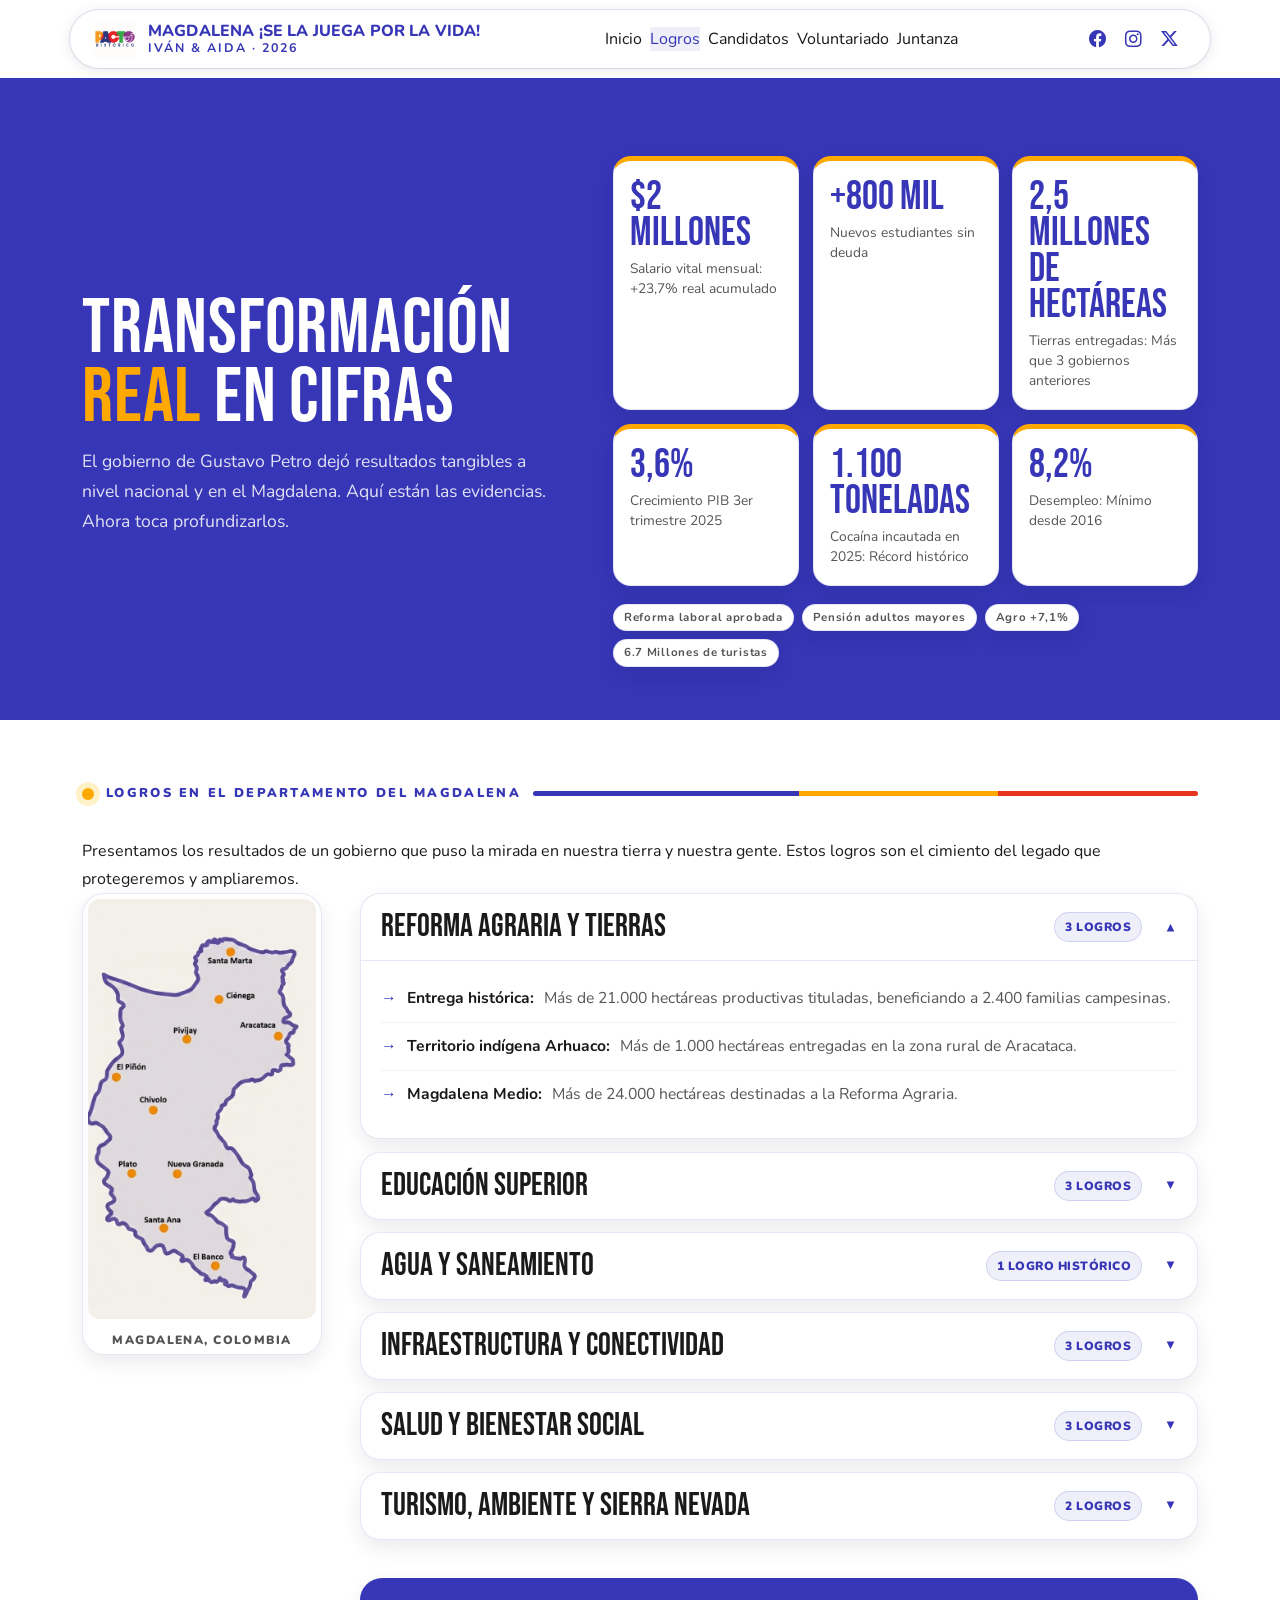
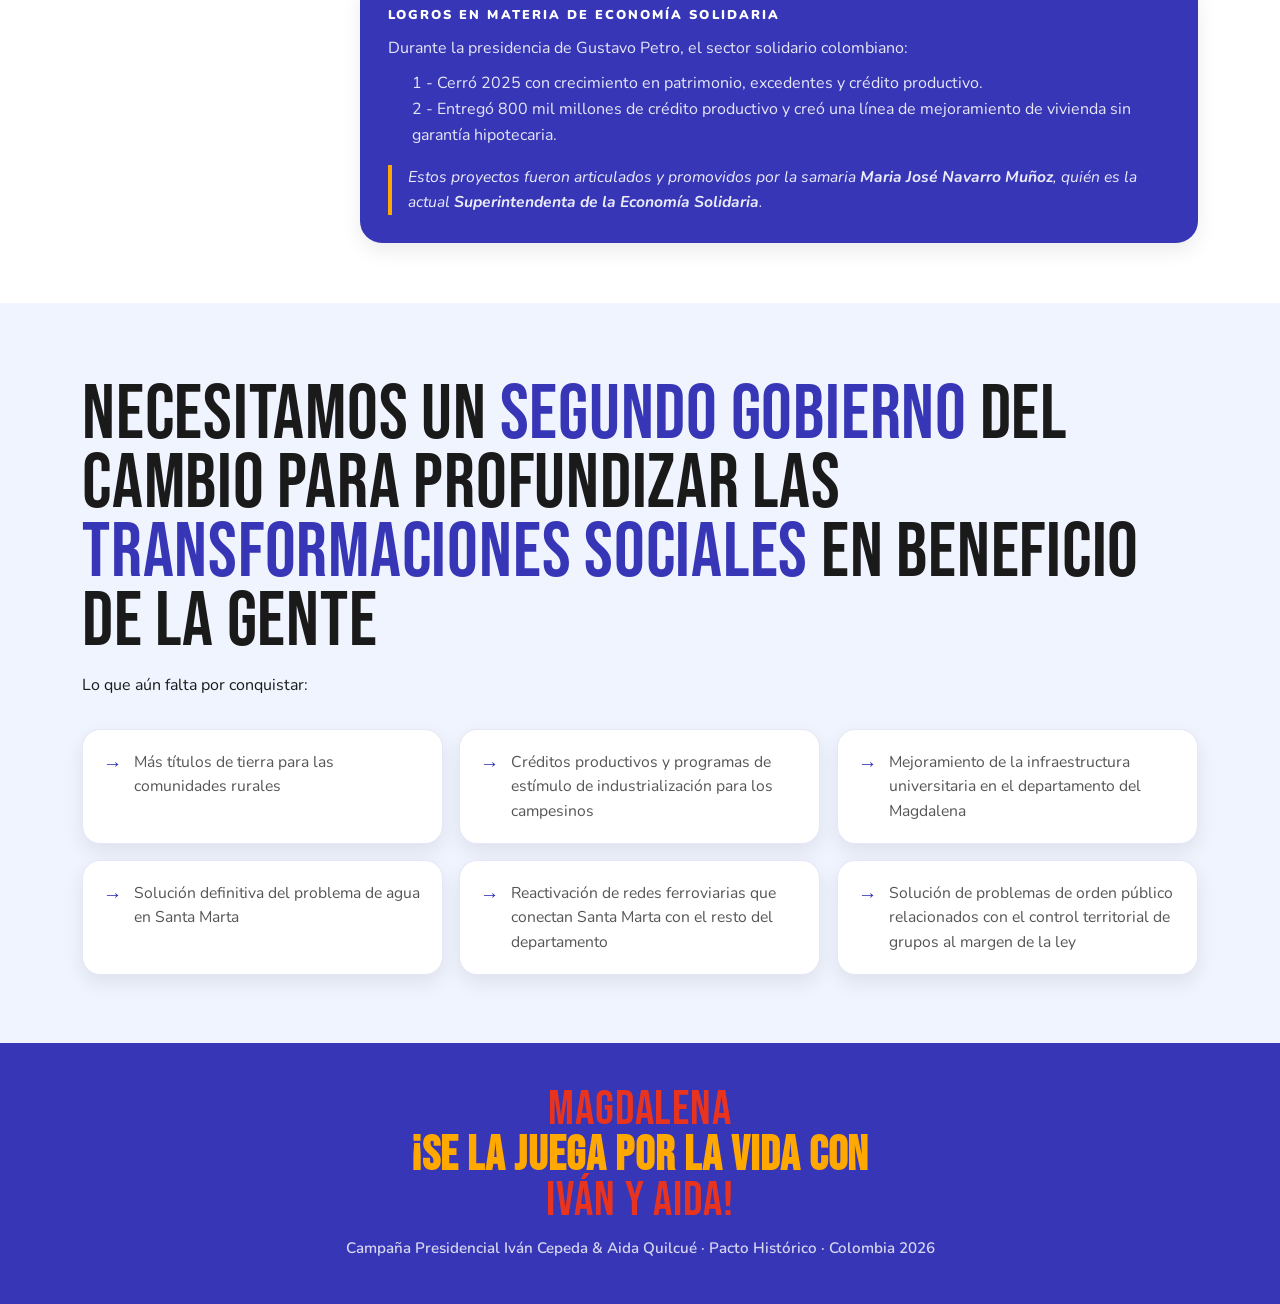
<file: pages/logros.html>
<!DOCTYPE html>
<html lang="es">

<head>
    <meta charset="UTF-8" />
    <meta name="viewport" content="width=device-width, initial-scale=1.0" />
    <title>Logros | Magdalena por el Cambio</title>
    <meta name="description" content="Logros y transformaciones reales en el Magdalena." />
    <link rel="icon" type="image/x-icon" href="../assets/images/favicon_ivan.ico">

    <link rel="preconnect" href="https://fonts.googleapis.com">
    <link rel="preconnect" href="https://fonts.gstatic.com" crossorigin>
    <link
        href="https://fonts.googleapis.com/css2?family=Bebas+Neue&family=Nunito:wght@400;600;700&display=swap"
        rel="stylesheet">

    <!-- Bootstrap 5.3 CSS -->
    <link href="https://cdn.jsdelivr.net/npm/bootstrap@5.3.3/dist/css/bootstrap.min.css" rel="stylesheet"
        integrity="sha384-QWTKZyjpPEjISv5WaRU9OFeRpok6YctnYmDr5pNlyT2bRjXh0JMhjY6hW+ALEwIH" crossorigin="anonymous">

    <link rel="stylesheet" href="../assets/css/variables.css">
    <link rel="stylesheet" href="../assets/css/reset.css">
    <link rel="stylesheet" href="../assets/css/base.css">
    <link rel="stylesheet" href="../assets/css/layout.css">
    <link rel="stylesheet" href="../assets/css/components.css">
    <link rel="stylesheet" href="../assets/css/utilities.css">
    <link rel="stylesheet" href="../assets/css/pages/logros.css">
    <link rel="stylesheet" href="https://cdn.jsdelivr.net/npm/bootstrap-icons@1.11.3/font/bootstrap-icons.min.css">
    <link rel="canonical" href="https://www.magdalenaconcepeda.com/pages/logros.html" />

    <!-- Open Graph / Facebook -->
    <meta property="og:type" content="website" />
    <meta property="og:url" content="https://www.magdalenaconcepeda.com/pages/logros.html" />
    <meta property="og:title" content="Logros | Magdalena por el Cambio" />
    <meta property="og:description" content="Logros y transformaciones reales en el departamento del Magdalena. El cambio es imparable." />
    <meta property="og:image" content="https://www.magdalenaconcepeda.com/assets/images/mapa_magdalena.png" />
</head>

<body>
    <div class="top-stripe"></div>

    <header class="site-header">
        <div class="container header-inner">
            <a class="brand" href="../index.html">
                <div class="brand-badge">
                    <img src="../assets/images/logo_pacto.png" alt="Pacto Histórico" class="brand-logo">
                </div>
                <div class="brand-copy">
                    <span class="brand-title">MAGDALENA ¡SE LA JUEGA POR LA VIDA!</span>
                    <span class="brand-subtitle">Iván & Aida · 2026</span>
                </div>
            </a>

            <nav class="main-nav" id="mainNav">
                <a class="nav-link" href="../index.html">Inicio</a>
                <a class="nav-link is-active" href="./logros.html">Logros</a>
                <a class="nav-link" href="./candidatos.html">Candidatos</a>
                <a class="nav-link" href="./voluntariado.html">Voluntariado</a>
                <a class="nav-link" href="./juntanza.html">Juntanza</a>
            </nav>

            <div class="social-links">
                <a href="https://www.facebook.com/IvanCepedaCastro" target="_blank" rel="noopener" class="social-link" aria-label="Facebook">
                    <i class="bi bi-facebook"></i>
                </a>
                <a href="https://www.instagram.com/ivancepedacastr/" target="_blank" rel="noopener" class="social-link" aria-label="Instagram">
                    <i class="bi bi-instagram"></i>
                </a>
                <a href="https://x.com/IvanCepedaCast" target="_blank" rel="noopener" class="social-link" aria-label="X">
                    <i class="bi bi-twitter-x"></i>
                </a>
            </div>

            <button class="menu-toggle" id="menuToggle" type="button" aria-label="Abrir menú">
                <span></span>
                <span></span>
                <span></span>
            </button>
        </div>
    </header>

    <main class="logros-page">
        <section class="logros-hero">
            <div class="container logros-hero-inner">
                <div class="animate-on-scroll slide-right">
                    <h1 class="section-title">TRANSFORMACIÓN <span class="acc">REAL</span> EN CIFRAS </h1>
                    <p class="section-desc">
                        El gobierno de Gustavo Petro dejó resultados tangibles a nivel nacional y en el Magdalena.
                        Aquí están las evidencias. Ahora toca profundizarlos.
                    </p>
                </div>

                <div>
                    <div class="nat-stats-grid">
                        <div class="nat-stat animate-on-scroll slide-up">
                            <div class="nat-stat-val">$2 Millones</div>
                            <div class="nat-stat-label">Salario vital mensual: +23,7% real acumulado</div>
                        </div>
                        <div class="nat-stat animate-on-scroll slide-up delay-100">
                            <div class="nat-stat-val">+800 Mil</div>
                            <div class="nat-stat-label">Nuevos estudiantes sin deuda</div>
                        </div>
                        <div class="nat-stat animate-on-scroll slide-up delay-200">
                            <div class="nat-stat-val">2,5 Millones de Hectáreas</div>
                            <div class="nat-stat-label">Tierras entregadas: Más que 3 gobiernos anteriores</div>
                        </div>
                        <div class="nat-stat animate-on-scroll slide-up">
                            <div class="nat-stat-val">3,6%</div>
                            <div class="nat-stat-label">Crecimiento PIB 3er trimestre 2025</div>
                        </div>
                        <div class="nat-stat animate-on-scroll slide-up delay-100">
                            <div class="nat-stat-val">1.100 Toneladas</div>
                            <div class="nat-stat-label">Cocaína incautada en 2025: Récord histórico</div>
                        </div>
                        <div class="nat-stat animate-on-scroll slide-up delay-200">
                            <div class="nat-stat-val">8,2%</div>
                            <div class="nat-stat-label">Desempleo: Mínimo desde 2016</div>
                        </div>
                    </div>

                    <div class="chips-row animate-on-scroll fade-in delay-200">
                        <span class="chip">Reforma laboral aprobada</span>
                        <span class="chip">Pensión adultos mayores</span>
                        <span class="chip">Agro +7,1%</span>
                        <span class="chip">6.7 Millones de turistas</span>
                    </div>
                </div>
            </div>
        </section>

        <section class="mag-section">
            <div class="container">
                <div class="mag-section-head">
                    <div class="mag-dot"></div>
                    <div class="mag-label">Logros en el Departamento del Magdalena</div>
                    <div class="mag-line"></div>
                </div>

                <p>Presentamos los resultados de un gobierno que puso la mirada en nuestra tierra y
                    nuestra gente. Estos logros son el cimiento del legado que protegeremos y ampliaremos. </p>
                <div class="mag-layout">
                    <aside class="dep-map-wrap animate-on-scroll slide-right">
                        <img src="../assets/images/mapa_magdalena.png" alt="Mapa del Magdalena" class="dep-map"
                            style="width: 100%; height: 420px; object-fit: cover; object-position: center; border-radius: 12px;">
                        <div class="dep-map-label">Magdalena, Colombia</div>
                    </aside>

                    <div class="logros-accordion">
                        <div class="logro-group open animate-on-scroll slide-left">
                            <div class="logro-group-header" onclick="this.parentElement.classList.toggle('open')">
                                <div class="logro-group-title">Reforma Agraria y Tierras</div>
                                <div class="logro-group-count">3 logros</div>
                                <div class="logro-chevron">▼</div>
                            </div>
                            <div class="logro-group-body">
                                <ul class="logro-list">
                                    <li><strong>Entrega histórica:</strong> Más de 21.000 hectáreas productivas
                                        tituladas, beneficiando a 2.400 familias campesinas.</li>
                                    <li><strong>Territorio indígena Arhuaco:</strong> Más de 1.000 hectáreas entregadas
                                        en la
                                        zona rural de Aracataca.</li>
                                    <li><strong>Magdalena Medio:</strong> Más de 24.000 hectáreas destinadas a la
                                        Reforma
                                        Agraria.</li>
                                </ul>
                            </div>
                        </div>

                        <div class="logro-group animate-on-scroll slide-left delay-100">
                            <div class="logro-group-header" onclick="this.parentElement.classList.toggle('open')">
                                <div class="logro-group-title">Educación Superior</div>
                                <div class="logro-group-count">3 logros</div>
                                <div class="logro-chevron">▼</div>
                            </div>
                            <div class="logro-group-body">
                                <ul class="logro-list">
                                    <li><strong>Inversión récord en Unimagdalena:</strong> Más de $85.000 millones para
                                        infraestructura educativa.</li>
                                    <li><strong>Matrícula gratuita:</strong> Recursos destinados para garantizar la
                                        gratuidad de los estudiantes.</li>
                                    <li><strong>Nuevos cupos:</strong> Ampliación del acceso para jóvenes de municipios
                                        del departamento.</li>
                                </ul>
                            </div>
                        </div>

                        <div class="logro-group animate-on-scroll slide-left delay-200">
                            <div class="logro-group-header" onclick="this.parentElement.classList.toggle('open')">
                                <div class="logro-group-title">Agua y Saneamiento</div>
                                <div class="logro-group-count">1 logro histórico</div>
                                <div class="logro-chevron">▼</div>
                            </div>
                            <div class="logro-group-body">
                                <ul class="logro-list">
                                    <li><strong>Solución definitiva para Santa Marta:</strong> $773.000 millones
                                        comprometidos para plantas desalinizadoras.</li>
                                </ul>
                            </div>
                        </div>

                        <div class="logro-group animate-on-scroll slide-left delay-300">
                            <div class="logro-group-header" onclick="this.parentElement.classList.toggle('open')">
                                <div class="logro-group-title">Infraestructura y Conectividad</div>
                                <div class="logro-group-count">3 logros</div>
                                <div class="logro-chevron">▼</div>
                            </div>
                            <div class="logro-group-body">
                                <ul class="logro-list">
                                    <li><strong>Variante Ciénaga:</strong> Mejora de conectividad vial en la zona
                                        costera.</li>
                                    <li><strong>Corredor férreo:</strong> Avances para habilitar el tramo hasta Santa
                                        Marta.</li>
                                    <li><strong>Ruta del Sol 3:</strong> Mantenimiento de corredor estratégico.</li>
                                </ul>
                            </div>
                        </div>

                        <div class="logro-group animate-on-scroll slide-left delay-400">
                            <div class="logro-group-header" onclick="this.parentElement.classList.toggle('open')">
                                <div class="logro-group-title">Salud y Bienestar Social</div>
                                <div class="logro-group-count">3 logros</div>
                                <div class="logro-chevron">▼</div>
                            </div>
                            <div class="logro-group-body">
                                <ul class="logro-list">
                                    <li><strong>Infraestructura rural:</strong> Mejoramiento de centros y puestos de
                                        salud.</li>
                                    <li><strong>Fortalecimiento hospitalario:</strong> Inversión articulada con el
                                        Ministerio de Salud.</li>
                                    <li><strong>Economía popular:</strong> Apoyo a unidades productivas del
                                        departamento.</li>
                                </ul>
                            </div>
                        </div>

                        <div class="logro-group animate-on-scroll slide-left delay-400">
                            <div class="logro-group-header" onclick="this.parentElement.classList.toggle('open')">
                                <div class="logro-group-title">Turismo, Ambiente y Sierra Nevada</div>
                                <div class="logro-group-count">2 logros</div>
                                <div class="logro-chevron">▼</div>
                            </div>
                            <div class="logro-group-body">
                                <ul class="logro-list">
                                    <li><strong>Río Magdalena como eje económico:</strong> Implementación de plan de
                                        acción territorial.</li>
                                    <li><strong>Protección de la Sierra Nevada:</strong> Diálogo y reconocimiento de
                                        pueblos indígenas.</li>
                                </ul>
                            </div>
                        </div>

                        <div class="solidaria-callout animate-on-scroll slide-up">
                            <div class="callout-label">Logros en materia de economía solidaria</div>
                            <div class="callout-text">
                                Durante la presidencia de Gustavo Petro, el sector solidario colombiano:
                                <ul class="mt-2 mb-0" style="padding-left: 1.5rem;">
                                    <li>1 - Cerró 2025 con crecimiento en patrimonio, excedentes y crédito
                                        productivo.</li>
                                    <li>2 - Entregó 800 mil millones de crédito productivo y creó una línea de
                                        mejoramiento
                                        de
                                        vivienda sin garantía hipotecaria.</li>
                                </ul>

                            </div>
                            <div class="callout-quote">
                                <div class="callout-q-text">
                                    Estos proyectos fueron articulados y promovidos por la samaria <strong>Maria José
                                        Navarro Muñoz</strong>, quién es la actual <strong>Superintendenta de la
                                        Economía
                                        Solidaria</strong>.
                                </div>
                            </div>
                        </div>
                    </div>
                </div>
            </div>
        </section>

        <section class="falta-section">
            <div class="container falta-inner">
                <h2 class="section-title logo-title animate-on-scroll fade-in">
                    Necesitamos un <span class="acc-pruple">segundo gobierno</span> del cambio para profundizar las
                    <span class="acc">transformaciones sociales</span> en beneficio de la gente
                </h2>
                <p class="animate-on-scroll fade-in delay-100">
                    Lo que aún falta por conquistar:
                </p>
                <div class="falta-grid">
                    <div class="falta-item animate-on-scroll slide-up delay-100">
                        <div class="falta-arrow">→</div>Más títulos de tierra para las comunidades rurales
                    </div>
                    <div class="falta-item animate-on-scroll slide-up delay-200">
                        <div class="falta-arrow">→</div>Créditos productivos y programas de estímulo de
                        industrialización para los campesinos
                    </div>
                    <div class="falta-item animate-on-scroll slide-up delay-300">
                        <div class="falta-arrow">→</div>Mejoramiento de la infraestructura universitaria en el
                        departamento del Magdalena
                    </div>
                    <div class="falta-item animate-on-scroll slide-up delay-400">
                        <div class="falta-arrow">→</div>Solución definitiva del problema de agua en Santa Marta
                    </div>
                    <div class="falta-item animate-on-scroll slide-up delay-500">
                        <div class="falta-arrow">→</div>Reactivación de redes ferroviarias que conectan Santa Marta con
                        el resto del departamento
                    </div>
                    <div class="falta-item animate-on-scroll slide-up delay-600">
                        <div class="falta-arrow">→</div>Solución de problemas de orden público relacionados con el
                        control territorial de grupos al margen de la ley
                    </div>
                </div>
            </div>
        </section>
    </main>

    <footer class="site-footer">
        <div class="container footer-inner footer-inner-centered">
            <div class="footer-logo">
                <span>MAGDALENA</span>
                <strong>¡SE LA JUEGA POR LA VIDA CON</strong>
                <span>IVÁN Y AIDA!</span>
            </div>
            <div class="footer-text">
                Campaña Presidencial Iván Cepeda & Aida Quilcué · Pacto Histórico · Colombia 2026
            </div>
        </div>
    </footer>

    <div class="toast" id="toast">
        <span id="toastMessage"></span>
    </div>

    <!-- Bootstrap 5.3 JS Bundle -->
    <script src="https://cdn.jsdelivr.net/npm/bootstrap@5.3.3/dist/js/bootstrap.bundle.min.js"
        integrity="sha384-YvpcrYf0tY3lHB60NNkmXc5s9fDVZLESaAA55NDzOxhy9GkcIdslK1eN7N6jIeHz"
        crossorigin="anonymous"></script>

    <script type="module" src="../assets/js/app.js"></script>
</body>

</html>
</file>
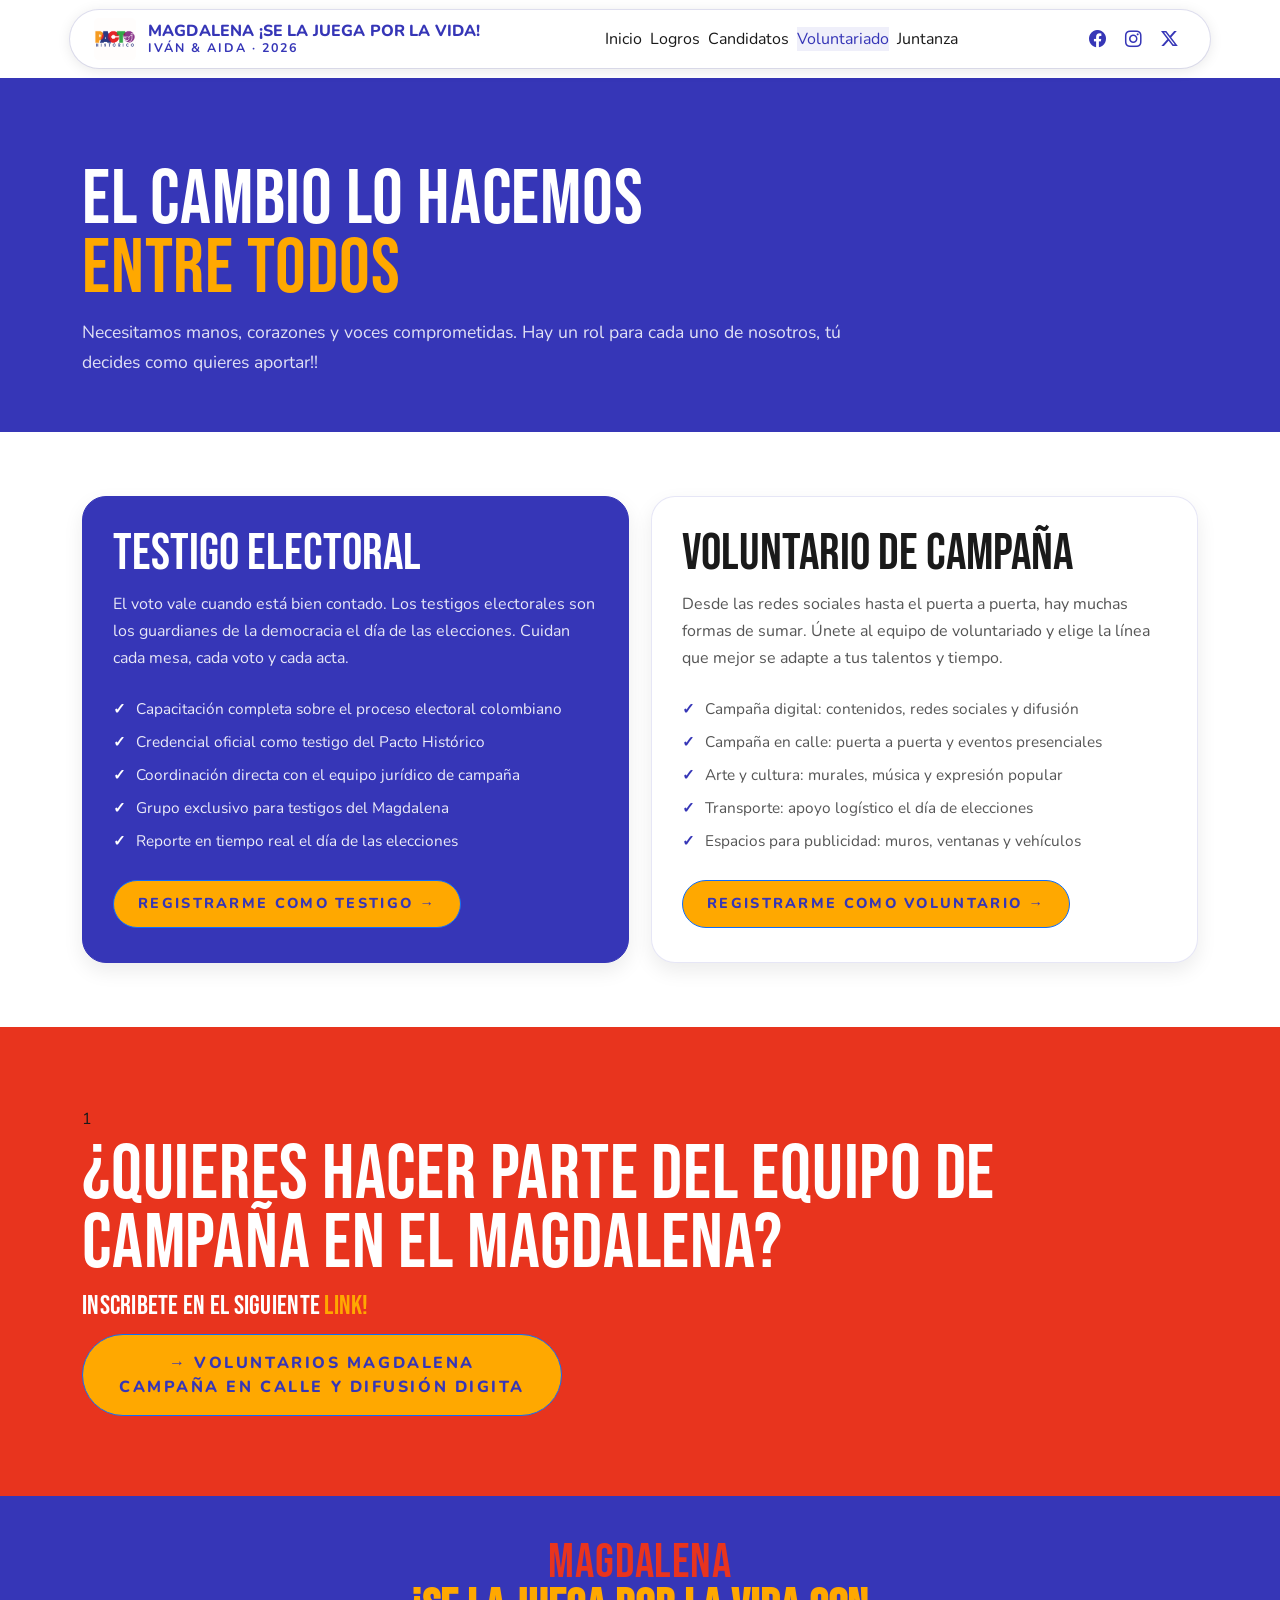
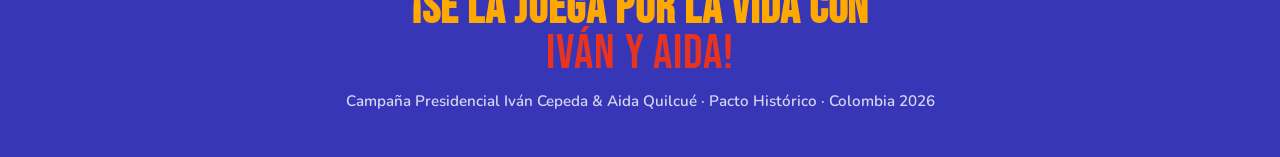
<file: pages/voluntariado.html>
<!DOCTYPE html>
<html lang="es">

<head>
    <meta charset="UTF-8" />
    <meta name="viewport" content="width=device-width, initial-scale=1.0" />
    <title>Voluntariado | Magdalena por el Cambio</title>
    <meta name="description" content="Súmate al equipo de voluntariado de Magdalena por el Cambio." />
    <link rel="icon" type="image/x-icon" href="../assets/images/favicon_ivan.ico">

    <link rel="preconnect" href="https://fonts.googleapis.com">
    <link rel="preconnect" href="https://fonts.gstatic.com" crossorigin>
    <link href="https://fonts.googleapis.com/css2?family=Bebas+Neue&family=Nunito:wght@400;600;700&display=swap"
        rel="stylesheet">

    <!-- Bootstrap 5.3 CSS -->
    <link href="https://cdn.jsdelivr.net/npm/bootstrap@5.3.3/dist/css/bootstrap.min.css" rel="stylesheet"
        integrity="sha384-QWTKZyjpPEjISv5WaRU9OFeRpok6YctnYmDr5pNlyT2bRjXh0JMhjY6hW+ALEwIH" crossorigin="anonymous">

    <link rel="stylesheet" href="../assets/css/variables.css">
    <link rel="stylesheet" href="../assets/css/reset.css">
    <link rel="stylesheet" href="../assets/css/base.css">
    <link rel="stylesheet" href="../assets/css/layout.css">
    <link rel="stylesheet" href="../assets/css/components.css">
    <link rel="stylesheet" href="../assets/css/utilities.css">
    <link rel="stylesheet" href="../assets/css/pages/voluntariado.css">
    <link rel="stylesheet" href="https://cdn.jsdelivr.net/npm/bootstrap-icons@1.11.3/font/bootstrap-icons.min.css">
    <link rel="canonical" href="https://www.magdalenaconcepeda.com/pages/voluntariado.html" />

    <!-- Open Graph / Facebook -->
    <meta property="og:type" content="website" />
    <meta property="og:url" content="https://www.magdalenaconcepeda.com/pages/voluntariado.html" />
    <meta property="og:title" content="Voluntariado | Magdalena por el Cambio" />
    <meta property="og:description"
        content="Súmate al equipo de voluntariado de Magdalena por el Cambio. Tu apoyo es vital." />
    <meta property="og:image" content="https://www.magdalenaconcepeda.com/assets/images/logo_pacto.png" />
</head>

<body>
    <div class="top-stripe"></div>

    <header class="site-header">
        <div class="container header-inner">
            <a class="brand" href="../index.html">
                <div class="brand-badge">
                    <img src="../assets/images/logo_pacto.png" alt="Pacto Histórico" class="brand-logo">
                </div>
                <div class="brand-copy">
                    <span class="brand-title">MAGDALENA ¡SE LA JUEGA POR LA VIDA!</span>
                    <span class="brand-subtitle">Iván & Aida · 2026</span>
                </div>
            </a>

            <nav class="main-nav" id="mainNav">
                <a class="nav-link" href="../index.html">Inicio</a>
                <a class="nav-link" href="./logros.html">Logros</a>
                <a class="nav-link" href="./candidatos.html">Candidatos</a>
                <a class="nav-link is-active" href="./voluntariado.html">Voluntariado</a>
                <a class="nav-link" href="./juntanza.html">Juntanza</a>
            </nav>

            <div class="social-links">
                <a href="https://www.facebook.com/IvanCepedaCastro" target="_blank" rel="noopener" class="social-link" aria-label="Facebook">
                    <i class="bi bi-facebook"></i>
                </a>
                <a href="https://www.instagram.com/ivancepedacastr/" target="_blank" rel="noopener" class="social-link" aria-label="Instagram">
                    <i class="bi bi-instagram"></i>
                </a>
                <a href="https://x.com/IvanCepedaCast" target="_blank" rel="noopener" class="social-link" aria-label="X">
                    <i class="bi bi-twitter-x"></i>
                </a>
            </div>

            <button class="menu-toggle" id="menuToggle" type="button" aria-label="Abrir menú">
                <span></span>
                <span></span>
                <span></span>
            </button>
        </div>
    </header>

    <main class="voluntariado-page">
        <section class="vol-hero">
            <div class="container vol-hero-inner">
                <h1 class="section-title animate-on-scroll slide-up">
                    El cambio lo hacemos<br><span class="acc">entre todos</span>
                </h1>
                <p class="section-desc animate-on-scroll fade-in delay-200">
                    Necesitamos manos, corazones y voces comprometidas. Hay un rol para cada uno de nosotros, tú decides
                    como quieres aportar!!
                </p>
            </div>
        </section>

        <section class="vol-cards-section">
            <div class="container vol-cards">
                <article class="vol-card featured animate-on-scroll slide-up">
                    <div class="vol-card-title">Testigo Electoral</div>
                    <div class="vol-card-desc">
                        El voto vale cuando está bien contado. Los testigos electorales son los guardianes de la
                        democracia el día de las elecciones. Cuidan cada mesa, cada voto y cada acta.
                    </div>

                    <div class="vol-perks">
                        <div class="vol-perk">Capacitación completa sobre el proceso electoral colombiano</div>
                        <div class="vol-perk">Credencial oficial como testigo del Pacto Histórico</div>
                        <div class="vol-perk">Coordinación directa con el equipo jurídico de campaña</div>
                        <div class="vol-perk">Grupo exclusivo para testigos del Magdalena</div>
                        <div class="vol-perk">Reporte en tiempo real el día de las elecciones</div>
                    </div>

                    <a href="https://forms.gle/m4a7LHe4V5Bi8CMU9" class="btn btn-primary">Registrarme como
                        testigo →</a>
                </article>

                <article class="vol-card animate-on-scroll slide-up delay-200">
                    <div class="vol-card-title">Voluntario de Campaña</div>
                    <div class="vol-card-desc">
                        Desde las redes sociales hasta el puerta a puerta, hay muchas formas de sumar. Únete al
                        equipo de voluntariado y elige la línea que mejor se adapte a tus talentos y tiempo.
                    </div>

                    <div class="vol-perks">
                        <div class="vol-perk">Campaña digital: contenidos, redes sociales y difusión</div>
                        <div class="vol-perk">Campaña en calle: puerta a puerta y eventos presenciales</div>
                        <div class="vol-perk">Arte y cultura: murales, música y expresión popular</div>
                        <div class="vol-perk">Transporte: apoyo logístico el día de elecciones</div>
                        <div class="vol-perk">Espacios para publicidad: muros, ventanas y vehículos</div>
                    </div>

                    <a href="https://michi.movimientopactohistorico.co/register?tiporegistro=voluntario"
                        class="btn btn-primary">Registrarme como voluntario →</a>
                </article>
            </div>
        </section>


        <section class="cta-voluntariado animate-on-scroll fade-in"
            style="background-color: var(--color-accent); padding: 80px 0;">
            <div class="container">1
                <h2 class="section-title">
                    ¿Quieres hacer <span class="">parte</span> del equipo de campaña en el <span
                        class="">Magdalena?</span>
                </h2>
                <p class="section-subtitle" style="font-size: 1.7rem;">Inscribete en el siguiente <span
                        class="acc">link!</span></p>
                <a class="btn btn-primary"
                    href="https://docs.google.com/forms/d/e/1FAIpQLSdg-Ko8dH-sEapirn9pqOuiwVmuzb2RhFQ2jio6_dgL2Vu4mw/viewform?usp=publish-editor"
                    style="padding: 16px 36px; font-size: 1rem;">
                    → VOLUNTARIOS MAGDALENA </br>
                    Campaña en calle y difusión digita
                </a>
            </div>
        </section>
    </main>

    <footer class="site-footer">
        <div class="container footer-inner footer-inner-centered">
            <div class="footer-logo">
                <span>MAGDALENA</span>
                <strong>¡SE LA JUEGA POR LA VIDA CON</strong>
                <span>IVÁN Y AIDA!</span>
            </div>
            <div class="footer-text">
                Campaña Presidencial Iván Cepeda & Aida Quilcué · Pacto Histórico · Colombia 2026
            </div>
        </div>
    </footer>

    <div class="toast" id="toast">
        <span id="toastMessage"></span>
    </div>

    <!-- Bootstrap 5.3 JS Bundle -->
    <script src="https://cdn.jsdelivr.net/npm/bootstrap@5.3.3/dist/js/bootstrap.bundle.min.js"
        integrity="sha384-YvpcrYf0tY3lHB60NNkmXc5s9fDVZLESaAA55NDzOxhy9GkcIdslK1eN7N6jIeHz"
        crossorigin="anonymous"></script>

    <script type="module" src="../assets/js/app.js"></script>
</body>

</html>
</file>
<file: assets/css/variables.css>
:root {
  /* COLORES DE MARCA */
  --color-primary: #FFA800;
  /* amarillo-naranja: botones CTA, textos sobre azul */
  --color-secondary: #3636B7;
  /* azul: fondos, navbar, footer, secciones dominantes */
  --color-accent: #E8341E;
  /* rojo-naranja: detalles, palabras clave, CTA navbar */
  --color-brand-coral: #E87060;
  /* coral: corazón decorativo, sección voluntariado */

  /* FONDOS */
  --color-bg: #FFFFFF;
  --color-bg-soft: #F0F4FF;
  --color-surface: #FFFFFF;

  /* TEXTOS */
  --color-text: #1a1a1a;
  --color-text-muted: #555555;
  --color-text-soft: #888888;

  /* BORDES */
  --color-border: rgba(54, 54, 183, 0.12);
  --color-border-soft: rgba(54, 54, 183, 0.07);

  /* TIPOGRAFÍA */
  --font-display: "Bebas Neue", sans-serif;
  --font-body: "Nunito", sans-serif;

  /* LAYOUT */
  --container-width: 1180px;

  /* TAMAÑOS TIPOGRÁFICOS */
  --text-hero: clamp(40px, 8vw, 72px);
  --text-h2: clamp(24px, 4vw, 36px);

  /* ESPACIADO */
  --section-padding: clamp(48px, 8vw, 96px) clamp(16px, 4vw, 64px);

  /* UI */
  --radius-sm: 6px;
  --radius-md: 10px;
  --radius-lg: 16px;

  --shadow-soft: 0 8px 20px rgba(0, 0, 0, 0.08);
  --shadow-primary: 0 10px 30px rgba(54, 54, 183, 0.15);
  --shadow-card: 0 2px 12px rgba(54, 54, 183, 0.10);

  --header-height: 78px;

  --transition-fast: 0.2s ease;
  --transition-normal: 0.3s ease;
}
</file>
<file: assets/css/base.css>
body {
  min-height: 100vh;
  font-family: var(--font-body);
  background: var(--color-bg);
  color: var(--color-text);
  overflow-x: hidden;
}

main {
  display: block;
}

section {
  position: relative;
}

::selection {
  background: var(--color-secondary);
  color: #ffffff;
}

.text-primary {
  color: var(--color-primary) !important;
}

.text-secondary {
  color: var(--color-secondary) !important;
}

.text-tertiary {
  color: var(--color-tertiary) !important;
}

.eyebrow,
.section-eyebrow {
  display: inline-flex;
  align-items: center;
  gap: 8px;
  font-family: var(--font-body);
  font-size: 0.78rem;
  font-weight: 800;
  letter-spacing: 0.28em;
  text-transform: uppercase;
  color: var(--color-secondary);
}

.eyebrow::before,
.section-eyebrow::before {
  content: "";
  width: 8px;
  height: 8px;
  border-radius: 999px;
  background: var(--color-secondary);
  display: inline-block;
}

.section {
  padding: 88px 0;
}

.section-heading {
  margin-bottom: 36px;
}

.section-title {
  font-family: var(--font-display);
  font-size: clamp(2.6rem, 6vw, 5.2rem);
  letter-spacing: 0.01em;
  line-height: 0.9;
  margin-top: 10px;
  margin-bottom: 14px;
  color: var(--color-text);
  text-transform: uppercase;
}

.section-title .acc {
  color: var(--color-secondary);
}

.section-subtitle {
  font-family: var(--font-display);
  font-size: clamp(1.8rem, 3.5vw, 2.7rem);
  letter-spacing: 0.01em;
  line-height: 1;
  margin-top: 8px;
  margin-bottom: 14px;
  color: var(--color-text);
  text-transform: uppercase;
}

.section-subtitle .acc {
  color: var(--color-secondary);
}

.section-description,
.section-desc {
  max-width: 760px;
  color: var(--color-text-muted);
  line-height: 1.75;
  font-size: 1rem;
}

p {
  line-height: 1.75;
}

.acc-pruple {
  color: var(--color-secondary);
}
</file>
<file: assets/css/layout.css>
.container {
  width: min(100% - 32px, var(--container-width));
  margin: 0 auto;
}

.top-stripe {
  display: none;
}

.site-header {
  position: sticky;
  top: 0;
  z-index: 1000;
  background: transparent;
  border-bottom: none;
  width: 100%;
  padding: 10px 0;
}

.header-inner {
  min-height: 56px;
  display: flex;
  align-items: center;
  justify-content: space-between;
  gap: 20px;
  background: #ffffff;
  border-radius: 999px;
  box-shadow: 0 2px 14px rgba(0, 0, 0, 0.10), 0 0 0 1px var(--color-border);
  padding: 8px 24px;
}

.brand {
  display: inline-flex;
  align-items: center;
  gap: 12px;
  flex-shrink: 0;
}

.brand-badge {
  width: 42px;
  height: 42px;
  display: grid;
  place-items: center;
  background: transparent;
  color: #ffffff;
  font-family: var(--font-body);
  font-size: 1rem;
  font-weight: 800;
  letter-spacing: 0.08em;
  overflow: hidden;
}

.brand-logo {
  width: 100%;
  height: 100%;
  object-fit: contain;
}

.brand-copy {
  display: flex;
  flex-direction: column;
  line-height: 1.1;
}

.brand-stripe {
  width: min(100%, 430px);
  height: 6px;
  display: grid;
  grid-template-columns: repeat(5, 1fr);
  margin: 18px 0 30px;
}

.stripe-orange {
  background: var(--color-primary);
}

.stripe-blue {
  background: var(--color-secondary);
}

.stripe-red {
  background: var(--color-accent);
}

.stripe-green {
  background: var(--color-primary);
}

.stripe-purple {
  background: var(--color-secondary);
}

.brand-title {
  font-family: var(--font-body);
  font-size: 1rem;
  font-weight: 800;
  letter-spacing: 0.01em;
  color: var(--color-secondary);
}

.brand-subtitle {
  font-size: 0.78rem;
  color: var(--color-secondary);
  text-transform: uppercase;
  letter-spacing: 0.16em;
  font-weight: 700;
  white-space: nowrap;
}

.main-nav {
  display: flex;
  align-items: center;
  gap: 8px;
}

.nav-link {
  color: var(--color-text);
}

.nav-link:hover,
.nav-link.is-active {
  color: var(--color-secondary);
  background: rgba(54, 54, 183, 0.08);
}

.social-links {
  display: flex;
  gap: 4px;
  align-items: center;
  flex-shrink: 0;
}

.social-link {
  display: flex;
  align-items: center;
  justify-content: center;
  width: 32px;
  height: 32px;
  border-radius: 50%;
  color: var(--color-secondary);
  font-size: 1.05rem;
  transition: color 0.2s, background 0.2s;
  text-decoration: none;
}

.social-link:hover {
  color: #ffffff;
  background: var(--color-secondary);
}

.menu-toggle {
  display: none;
  flex-direction: column;
  gap: 5px;
  padding: 6px;
}

.menu-toggle span {
  width: 24px;
  height: 2px;
  border-radius: 99px;
  background: var(--color-secondary);
}

.site-footer {
  padding: 44px 0;
  border-top: none;
  background: var(--color-secondary);
  color: #ffffff;
}

.footer-inner {
  display: flex;
  justify-content: center;
  gap: 20px;
}

.footer-inner-centered {
  display: block;
  text-align: center;
}

.footer-logo {
  font-family: var(--font-display);
  font-size: clamp(2rem, 4vw, 3rem);
  line-height: 0.95;
  letter-spacing: 0.02em;
  text-transform: uppercase;
  color: var(--color-primary);
}

.footer-logo span,
.footer-logo strong {
  display: block;
}

.footer-logo span {
  color: var(--color-accent);
}

.footer-text {
  margin-top: 12px;
  color: rgba(255, 255, 255, 0.8);
  line-height: 1.6;
  font-size: 0.95rem;
  font-weight: 600;
}

.grid {
  display: grid;
  gap: 18px;
}

.grid-3 {
  grid-template-columns: repeat(3, 1fr);
}

@media (max-width: 1100px) {
  .menu-toggle {
    display: flex;
  }

  .social-links {
    display: none;
  }

  .main-nav {
    display: none;
    position: absolute;
    top: 100%;
    left: 0;
    right: 0;
    padding: 12px 16px 16px;
    border-radius: 0 0 20px 20px;
    background: var(--color-secondary);
    box-shadow: 0 8px 20px rgba(54, 54, 183, 0.25);
    flex-direction: column;
    align-items: stretch;
  }

  .main-nav.is-open {
    display: flex;
  }

  .nav-link {
    width: 100%;
    color: #ffffff;
  }

  .nav-link:hover,
  .nav-link.is-active {
    color: var(--color-primary);
    background: rgba(255, 255, 255, 0.12);
  }
}

@media (max-width: 900px) {
  .grid-3 {
    grid-template-columns: 1fr;
  }
}

@media (max-width: 768px) {
  .brand-title {
    display: none;
  }

  .footer-inner {
    flex-direction: column;
  }
}

@media (max-width: 480px) {
  .brand-title {
    font-size: 0.88rem;
  }
  
  .brand-subtitle {
    font-size: 0.7rem;
    letter-spacing: 0.1em;
  }

  .brand {
    gap: 8px;
  }

  .header-inner {
    gap: 10px;
  }
  
  .container {
    width: min(100% - 24px, var(--container-width));
  }
}

/* Fondos alternados para la pagina de Candidatos */
.candidatos-background-ivan {
  background-color: var(--color-bg);
}

.candidatos-background-aida {
  background-color: var(--color-bg-soft);
}
</file>
<file: assets/css/components.css>
.btn {
  display: inline-flex;
  align-items: center;
  justify-content: center;
  gap: 10px;
  min-height: 48px;
  padding: 12px 24px;
  border-radius: 999px;
  font-family: var(--font-body);
  font-size: 0.9rem;
  font-weight: 800;
  text-transform: uppercase;
  letter-spacing: 0.16em;
  transition: var(--transition-fast);
}

.btn-primary {
  background: var(--color-primary);
  color: var(--color-secondary);
}

.btn-primary:hover {
  background: #e09400;
  transform: translateY(-1px);
}

.btn-outline {
  border: 2px solid var(--color-secondary);
  color: var(--color-secondary);
  background: transparent;
}

.btn-outline:hover {
  background: var(--color-secondary);
  color: #ffffff;
  border-color: var(--color-secondary);
}

.btn-secondary {
  background: var(--color-secondary);
  color: var(--color-primary);
}

.btn-secondary:hover {
  background: #2a2aa0;
  color: var(--color-primary);
  transform: translateY(-1px);
}

.btn-danger {
  background: var(--color-accent);
  color: #ffffff;
}

.btn-danger:hover {
  background: #c42d17;
  transform: translateY(-1px);
}

.card-base {
  background: var(--color-surface);
  border: 1px solid var(--color-border);
  border-radius: 28px;
  padding: 34px;
  box-shadow: var(--shadow-soft);
  transition: var(--transition-normal);
}

.card {
  background: var(--color-surface);
  border: 1px solid var(--color-border-soft);
  border-radius: var(--radius-md);
  padding: 24px;
  box-shadow: var(--shadow-soft);
}

.card-badge {
  display: inline-flex;
  margin-bottom: 14px;
  padding: 6px 10px;
  border-radius: 999px;
  background: rgba(54, 54, 183, 0.10);
  border: 1px solid rgba(54, 54, 183, 0.22);
  color: var(--color-secondary);
  font-family: var(--font-body);
  font-size: 0.72rem;
  font-weight: 800;
  letter-spacing: 0.18em;
  text-transform: uppercase;
}

.card-title {
  font-family: var(--font-display);
  font-size: 2rem;
  font-weight: 400;
  line-height: 0.95;
  margin-bottom: 12px;
  text-transform: uppercase;
}

.card-text {
  color: var(--color-text-muted);
  line-height: 1.75;
}

.feature-list {
  display: grid;
  gap: 12px;
  margin-top: 18px;
}

.feature-list li {
  position: relative;
  padding-left: 18px;
  color: var(--color-text-muted);
  line-height: 1.65;
}

.feature-list li::before {
  content: "";
  position: absolute;
  top: 10px;
  left: 0;
  width: 7px;
  height: 7px;
  border-radius: 50%;
  background: var(--color-secondary);
}

.tag,
.chip {
  display: inline-flex;
  align-items: center;
  padding: 4px 10px;
  border-radius: 999px;
  border: 1px solid var(--color-border-soft);
  background: rgba(255, 255, 255, 0.03);
  color: var(--color-text-soft);
  font-size: 0.72rem;
  font-weight: 700;
  letter-spacing: 0.06em;
}

.toast {
  position: fixed;
  right: 20px;
  bottom: 20px;
  z-index: 1200;
  min-width: 220px;
  max-width: 360px;
  padding: 14px 16px;
  border-radius: var(--radius-md);
  background: #111111;
  border: 1px solid var(--color-border);
  color: var(--color-text);
  box-shadow: var(--shadow-soft);
  opacity: 0;
  transform: translateY(16px);
  pointer-events: none;
  transition: var(--transition-normal);
}

.toast.is-visible {
  opacity: 1;
  transform: translateY(0);
}
</file>
<file: assets/css/utilities.css>
.mt-0 {
    margin-top: 0;
}

.mb-0 {
    margin-bottom: 0;
}

.text-center {
    text-align: center;
}

.w-full {
    width: 100%;
}

.hidden {
    display: none !important;
}

/* Scroll Animations */
.animate-on-scroll {
    opacity: 0;
    transform: translateY(30px);
    transition: opacity 0.8s ease-out, transform 0.8s ease-out;
    will-change: opacity, transform;
}

.animate-on-scroll.fade-in {
    transform: translateY(0);
}

.animate-on-scroll.slide-up {
    transform: translateY(40px);
}

.animate-on-scroll.slide-right {
    transform: translateX(-40px);
}

.animate-on-scroll.slide-left {
    transform: translateX(40px);
}

.animate-on-scroll.is-visible {
    opacity: 1;
    transform: translate(0, 0);
}

.delay-100 { transition-delay: 100ms; }
.delay-200 { transition-delay: 200ms; }
.delay-300 { transition-delay: 300ms; }
.delay-400 { transition-delay: 400ms; }
</file>
<file: assets/css/inicio.css>
.home-page {
  background: var(--color-bg);
}

.home-hero {
  position: relative;
  overflow: hidden;
  display: grid;
  grid-template-columns: 1fr 1fr;
  min-height: 580px;
}

/* Columna izquierda — fondo azul */
.hero-col-left {
  background: var(--color-secondary);
  display: flex;
  justify-content: flex-end;
}

.hero-col-inner {
  width: min(590px, 100%);
  padding: 60px 48px 72px 40px;
}

.hero-col-inner .section-subtitle {
  color: rgba(255, 255, 255, 0.85);
}

/* Columna derecha — fondo amarillo */
.hero-col-right {
  background: var(--color-primary);
  display: flex;
  align-items: flex-end;
  justify-content: center;
  overflow: hidden;
  gap: 0;
}

.hero-photo {
  width: 50%;
  display: block;
  align-self: flex-end;
  object-fit: cover;
  object-position: top center;
  flex-shrink: 0;
}

/* acercar los sujetos: Iván al borde derecho, Aida al borde izquierdo */
.hero-photo:first-child {
  object-position: top right;
}

.hero-photo:last-child {
  object-position: top left;
}

.hero-eyebrow {
  font-size: 0.84rem;
  font-weight: 900;
  letter-spacing: 0.18em;
  color: var(--color-primary);
  margin-bottom: 20px;
  text-transform: uppercase;
}

.home-title {
  font-family: var(--font-display);
  text-transform: uppercase;
  line-height: 0.9;
  letter-spacing: -0.01em;
  margin: 0;
}

.home-title span,
.home-title strong {
  display: block;
  font-weight: 400;
}

.home-title span:first-child {
  color: var(--color-accent);
  font-size: clamp(3.2rem, 6.5vw, 5.4rem);
}

.home-title strong {
  color: var(--color-primary);
  font-size: clamp(3.2rem, 6.5vw, 5.4rem);
}

.home-title span:last-child {
  color: var(--color-accent);
  font-size: clamp(3.2rem, 6.5vw, 5.4rem);
}



.hero-subtitle {
  font-size: 1rem;
  color: white !important;
  font-weight: 800;
  letter-spacing: 0.08em;
  text-transform: uppercase;
  margin-bottom: 18px;
}

.home-lead {
  max-width: 600px;
  font-size: clamp(1.1rem, 1.6vw, 1.35rem);
  line-height: 1.5;
  color: rgba(255, 255, 255, 0.85);
  margin-bottom: 28px;
}

.hero-cta-row {
  display: flex;
  gap: 14px;
  flex-wrap: wrap;
}

.home-hero-visual {
  position: relative;
  min-height: 420px;
  display: flex;
  align-items: flex-end;
  justify-content: center;
  margin-top: -20px;
}

.home-hero-visual::before {
  content: "";
  position: absolute;
  width: min(100%, 600px);
  height: 420px;
  border-radius: 300px 300px 0 0;
  background: rgba(255, 193, 7, 0.15);
  bottom: 0;
  z-index: 0;
}

.candidate-photo {
  position: relative;
  z-index: 1;
  width: 120%;
  max-width: 700px;
  bottom: 0;
  transform: translateX(10px);
  display: block;
  mix-blend-mode: multiply;
}

.home-dashboard {
  margin-top: -70px;
  position: relative;
  z-index: 3;
}

.dashboard-grid {
  background: #fff;
  border: 1px solid var(--color-border);
  border-radius: 28px;
  box-shadow: var(--shadow-soft);
  display: grid;
  grid-template-columns: 1fr 1fr;
  overflow: hidden;
}

.candidate-info-card {
  padding: 34px;
}

.candidate-info-card + .candidate-info-card {
  border-left: 1px solid var(--color-border);
}

.candidate-info-heading {
  display: flex;
  gap: 14px;
  align-items: center;
  margin-bottom: 18px;
}

.candidate-info-icon {
  width: 54px;
  height: 54px;
  border-radius: 50%;
  background: var(--color-secondary);
  color: #fff;
  display: grid;
  place-items: center;
  font-family: var(--font-display);
  font-size: 1.6rem;
  flex-shrink: 0;
}

.candidate-info-icon.orange {
  background: var(--color-primary);
  color: var(--color-secondary);
}

.candidate-info-heading p {
  color: var(--color-secondary);
  font-size: 0.78rem;
  font-weight: 900;
  letter-spacing: 0.14em;
  text-transform: uppercase;
}

.candidate-info-heading h2 {
  font-family: var(--font-display);
  color: var(--color-text);
  font-size: 2.4rem;
  line-height: 0.95;
  text-transform: uppercase;
}

.candidate-info-card > p {
  color: var(--color-text-muted);
  line-height: 1.65;
  margin-bottom: 18px;
}

.cand-tags {
  display: flex;
  flex-wrap: wrap;
  gap: 8px;
}

.stats-bar {
  padding: 30px 0 10px;
  background: transparent;
}

.stats-inner {
  display: grid;
  grid-template-columns: repeat(4, 1fr);
  gap: 22px;
}

.stat-item {
  background: #fff;
  border: 1px solid var(--color-border);
  border-radius: 18px;
  padding: 24px 18px;
  text-align: center;
  box-shadow: var(--shadow-soft);
}

.stat-num {
  font-family: var(--font-display);
  font-size: clamp(2.8rem, 5vw, 4.3rem);
  color: var(--color-secondary);
  line-height: 0.9;
}

.stat-label {
  color: var(--color-text-muted);
  font-size: 0.96rem;
  line-height: 1.45;
  margin-top: 10px;
}

.section-wrap {
  padding: 72px 0 90px;
  background: #fff;
}

.section-title-main {
  color: var(--color-text);
}

.section-title-main .acc {
  color: var(--color-secondary);
}

.divider {
  width: min(100%, 430px);
  height: 6px;
  display: grid;
  grid-template-columns: repeat(5, 1fr);
  margin: 18px 0 40px;
  background: linear-gradient(90deg,
      var(--color-secondary) 0 40%,
      var(--color-primary) 40% 70%,
      var(--color-accent) 70% 100%);
}

.bio-grid {
  display: grid;
  grid-template-columns: 1fr 1fr;
  gap: 46px;
}

.bio-title {
  font-family: var(--font-display);
  font-size: 2.5rem;
  color: var(--color-secondary);
  line-height: 0.95;
  text-transform: uppercase;
  margin-bottom: 16px;
}

.bio-text {
  color: var(--color-text-muted);
  line-height: 1.75;
  margin-bottom: 14px;
}

.bio-text strong {
  color: var(--color-text);
}

.quote-box {
  margin-top: 50px;
  background: var(--color-secondary);
  color: #fff;
  border-radius: 22px;
  padding: 34px;
}

.quote-text {
  font-family: var(--font-display);
  font-size: clamp(2rem, 4vw, 3.6rem);
  line-height: 0.95;
  text-transform: uppercase;
  margin-bottom: 12px;
}

.quote-author {
  color: rgba(255, 255, 255, 0.86);
  font-weight: 800;
  letter-spacing: 0.04em;
}

.footer-inner-centered {
  display: block;
  text-align: center;
}

/* BANNER VAMOS POR MÁS */
.vamos-mas-banner {
  background: var(--color-accent);
  padding: 56px 40px;
  display: flex;
  align-items: center;
  justify-content: center;
  gap: 28px;
}

.vamos-mas-star {
  font-size: clamp(2.5rem, 5vw, 4rem);
  color: var(--color-primary);
  line-height: 1;
  flex-shrink: 0;
}

.vamos-mas-title {
  font-family: var(--font-display);
  font-size: clamp(3.5rem, 9vw, 7.5rem);
  line-height: 0.88;
  text-transform: uppercase;
  letter-spacing: -0.01em;
}

.vamos-mas-title span {
  display: block;
  color: #ffffff;
}

.vamos-mas-title strong {
  display: block;
  color: var(--color-primary);
  font-weight: 400;
}

@media (max-width: 640px) {
  .vamos-mas-banner {
    flex-direction: column;
    gap: 12px;
    padding: 44px 24px;
    text-align: center;
  }
}

@media (max-width: 980px) {

  .home-hero {
    grid-template-columns: 1fr;
    min-height: auto;
  }

  .hero-col-left {
    justify-content: center;
  }

  .hero-col-inner {
    padding: 52px 24px 48px;
    width: 100%;
    max-width: 640px;
  }

  .hero-col-right {
    min-height: 340px;
  }

  .dashboard-grid,
  .stats-inner,
  .bio-grid {
    grid-template-columns: 1fr;
  }

  .home-dashboard {
    margin-top: -44px;
  }

  .candidate-info-card + .candidate-info-card {
    border-left: none;
    border-top: 1px solid var(--color-border);
  }
}

@media (max-width: 640px) {
  .hero-col-inner {
    padding: 40px 20px 36px;
  }

  .hero-col-right {
    min-height: 260px;
  }

  .candidate-info-card,
  .quote-box {
    padding: 24px;
  }
}
</file>
<file: assets/css/pages/logros.css>
.logros-page {
  background: var(--color-bg);
}

/* HERO */

.logros-page .logros-hero {
  background: var(--color-secondary);
  border-bottom: none;
  padding: 78px 0 54px;
}

.logros-page .logros-hero .section-title {
  color: #ffffff;
}

.logros-page .logros-hero .section-title .acc {
  color: var(--color-primary);
}

.logros-page .logros-hero .section-desc {
  color: rgba(255, 255, 255, 0.85);
}

.logros-page .logros-hero-inner {
  display: grid;
  grid-template-columns: 0.9fr 1.1fr;
  gap: 52px;
  align-items: center;
}

.logros-page .section-title .acc,
.logros-page .logo-title .acc {
  color: var(--color-secondary);
}

.logros-page .section-desc {
  font-size: 1.1rem;
  color: var(--color-text-muted);
  line-height: 1.7;
  max-width: 640px;
}

/* STATS NACIONALES */

.logros-page .nat-stats-grid {
  display: grid;
  grid-template-columns: repeat(3, 1fr);
  gap: 14px;
}

.logros-page .nat-stat {
  background: #ffffff;
  border: 1px solid var(--color-border);
  border-radius: 18px;
  padding: 18px 16px;
  box-shadow: var(--shadow-soft);
  border-top: 5px solid var(--color-primary);
  transition: transform var(--transition-fast), box-shadow var(--transition-fast);
}

.logros-page .nat-stat:hover {
  transform: translateY(-2px);
  box-shadow: 0 12px 26px rgba(0, 0, 0, 0.1);
}

.logros-page .nat-stat-val {
  font-family: var(--font-display);
  font-size: 2.5rem;
  color: var(--color-secondary);
  line-height: 0.9;
}

.logros-page .nat-stat-label {
  font-size: 0.86rem;
  color: var(--color-text-muted);
  line-height: 1.45;
  margin-top: 8px;
}

.logros-page .chips-row {
  display: flex;
  flex-wrap: wrap;
  gap: 8px;
  margin-top: 18px;
}

.logros-page .chip {
  background: #ffffff;
  border: 1px solid var(--color-border);
  color: var(--color-text-muted);
  box-shadow: var(--shadow-soft);
}

/* SECCIÓN MAGDALENA */

.logros-page .mag-section {
  padding: 64px 0 34px;
  background: #ffffff;
}

.logros-page .mag-section-head {
  display: flex;
  align-items: center;
  gap: 12px;
  margin-bottom: 34px;
}

.logros-page .mag-dot {
  width: 12px;
  height: 12px;
  border-radius: 999px;
  background: var(--color-primary);
  box-shadow: 0 0 0 6px rgba(255, 193, 7, 0.22);
  flex-shrink: 0;
}

.logros-page .mag-label {
  font-size: 0.8rem;
  font-weight: 900;
  color: var(--color-secondary);
  letter-spacing: 0.18em;
  text-transform: uppercase;
}

.logros-page .mag-line {
  flex: 1;
  height: 5px;
  background: linear-gradient(90deg,
      var(--color-secondary) 0 40%,
      var(--color-primary) 40% 70%,
      var(--color-accent) 70% 100%);
  border-radius: 999px;
}

.logros-page .mag-layout {
  display: grid;
  grid-template-columns: 240px 1fr;
  gap: 38px;
  align-items: start;
}

/* MAPA */

.logros-page .dep-map-wrap {
  position: sticky;
  top: 100px;
  padding: 5px;
  border-radius: 22px;
  background: var(--color-bg);
  border: 1px solid var(--color-border);
  box-shadow: var(--shadow-soft);
}

.logros-page .dep-map {
  width: 100%;
}

.logros-page .dep-map path {
  fill: rgba(54, 54, 183, 0.12);
  stroke: var(--color-secondary);
}

.logros-page .dep-map circle {
  fill: var(--color-primary);
}

.logros-page .dep-map text {
  fill: var(--color-secondary);
}

.logros-page .dep-map-label {
  font-size: 0.75rem;
  color: var(--color-text-muted);
  text-align: center;
  margin-top: 12px;
  letter-spacing: 0.12em;
  text-transform: uppercase;
  font-weight: 900;
}

/* ACORDEÓN */

.logros-page .logros-accordion {
  display: flex;
  flex-direction: column;
  gap: 12px;
}

.logros-page .logro-group {
  background: #ffffff;
  border: 1px solid var(--color-border);
  border-radius: 20px;
  overflow: hidden;
  box-shadow: var(--shadow-soft);
  transition: transform var(--transition-fast), box-shadow var(--transition-fast);
}

.logros-page .logro-group:hover {
  transform: translateY(-2px);
  box-shadow: 0 12px 26px rgba(0, 0, 0, 0.1);
}

.logros-page .logro-group-header {
  display: flex;
  align-items: center;
  gap: 14px;
  padding: 18px 20px;
  cursor: pointer;
  user-select: none;
  transition: background var(--transition-fast);
}

.logros-page .logro-group-header:hover {
  background: rgba(54, 54, 183, 0.04);
}

.logros-page .logro-group-icon {
  width: 42px;
  height: 42px;
  border-radius: 14px;
  background: rgba(54, 54, 183, 0.10);
  border: 1px solid rgba(54, 54, 183, 0.18);
  display: flex;
  align-items: center;
  justify-content: center;
  flex-shrink: 0;
  font-size: 1.2rem;
}

.logros-page .logro-group-title {
  font-family: var(--font-display);
  font-size: 2rem;
  color: var(--color-text);
  flex: 1;
  line-height: 0.9;
  text-transform: uppercase;
}

.logros-page .logro-group-count {
  font-size: 0.75rem;
  color: var(--color-secondary);
  background: rgba(54, 54, 183, 0.08);
  border: 1px solid rgba(54, 54, 183, 0.16);
  padding: 5px 10px;
  border-radius: 999px;
  margin-right: 8px;
  font-weight: 900;
  letter-spacing: 0.04em;
  text-transform: uppercase;
}

.logros-page .logro-chevron {
  color: var(--color-secondary);
  font-size: 0.82rem;
  transition: transform var(--transition-normal);
}

.logros-page .logro-group.open .logro-chevron {
  transform: rotate(180deg);
}

.logros-page .logro-group-body {
  display: none;
  padding: 0 20px 20px;
  border-top: 1px solid var(--color-border);
  background: #ffffff;
}

.logros-page .logro-group.open .logro-group-body {
  display: block;
}

.logros-page .logro-list {
  margin-top: 14px;
}

.logros-page .logro-list li {
  display: flex;
  gap: 10px;
  padding: 11px 0;
  border-bottom: 1px solid var(--color-border-soft);
  font-size: 0.98rem;
  color: var(--color-text-muted);
  line-height: 1.6;
}

.logros-page .logro-list li:last-child {
  border-bottom: none;
}

.logros-page .logro-list li::before {
  content: "→";
  color: var(--color-secondary);
  font-weight: 900;
  flex-shrink: 0;
}

.logros-page .logro-list li strong {
  color: var(--color-text);
}

/* CALLOUT */

.logros-page .solidaria-callout {
  background: var(--color-secondary);
  color: #ffffff;
  border-radius: 22px;
  padding: 28px;
  margin: 26px 0;
  box-shadow: var(--shadow-soft);
}

.logros-page .callout-label {
  font-size: 0.8rem;
  font-weight: 900;
  color: #ffffff;
  letter-spacing: 0.16em;
  text-transform: uppercase;
  margin-bottom: 10px;
}

.logros-page .callout-text {
  font-size: 1rem;
  color: rgba(255, 255, 255, 0.88);
  line-height: 1.65;
  margin-bottom: 16px;
}

.logros-page .callout-quote {
  padding-left: 16px;
  border-left: 4px solid var(--color-primary);
  margin-top: 14px;
}

.logros-page .callout-q-text {
  font-size: 0.98rem;
  color: rgba(255, 255, 255, 0.9);
  font-style: italic;
  line-height: 1.6;
}

.logros-page .callout-q-attr {
  font-size: 0.82rem;
  color: #ffffff;
  font-weight: 900;
  margin-top: 8px;
  letter-spacing: 0.06em;
  text-transform: uppercase;
}

/* AGENDA PENDIENTE */

.logros-page .falta-section {
  background: var(--color-bg-soft);
  padding: 68px 0;
}

.logros-page .falta-grid {
  display: grid;
  grid-template-columns: repeat(3, 1fr);
  gap: 16px;
  margin-top: 30px;
}

.logros-page .falta-item {
  background: #ffffff;
  border: 1px solid var(--color-border);
  border-radius: 18px;
  padding: 20px;
  display: flex;
  gap: 12px;
  font-size: 0.98rem;
  color: var(--color-text-muted);
  line-height: 1.55;
  box-shadow: var(--shadow-soft);
}

.logros-page .falta-arrow {
  color: var(--color-secondary);
  font-size: 1.2rem;
  flex-shrink: 0;
  font-weight: 900;
}

/* CIERRE */

.logros-page .logros-cierre {
  background: var(--color-secondary);
  padding: 56px 0;
  text-align: center;
}

.logros-page .logros-cierre-inner {
  max-width: 900px;
  margin: 0 auto;
  padding: 0 24px;
}

.logros-page .logros-cierre-title {
  font-family: var(--font-display);
  font-size: clamp(2.4rem, 5vw, 4.6rem);
  color: #ffffff;
  letter-spacing: 0.01em;
  line-height: 0.9;
  margin-bottom: 16px;
  text-transform: uppercase;
}

.logros-page .logros-cierre-sub {
  font-size: 1rem;
  color: rgba(255, 255, 255, 0.9);
  line-height: 1.6;
  font-weight: 700;
}

/* RESPONSIVE */

@media (max-width: 980px) {
  .logros-page .logros-hero-inner {
    grid-template-columns: 1fr;
  }

  .logros-page .nat-stats-grid {
    grid-template-columns: repeat(2, 1fr);
  }

  .logros-page .mag-layout {
    grid-template-columns: 1fr;
  }

  .logros-page .dep-map-wrap {
    position: relative;
    top: auto;
    margin-bottom: 24px;
    max-width: 400px;
    margin-inline: auto;
  }

  .logros-page .falta-grid {
    grid-template-columns: 1fr 1fr;
  }
}

@media (max-width: 640px) {
  .logros-page .logros-hero {
    padding: 52px 0 36px;
  }

  .logros-page .nat-stats-grid,
  .logros-page .falta-grid {
    grid-template-columns: 1fr;
  }

  .logros-page .logro-group-title {
    font-size: 1.55rem;
  }

  .logros-page .logro-group-count {
    display: none;
  }

  .logros-page .solidaria-callout {
    padding: 24px;
  }
}
</file>
<file: assets/css/pages/voluntariado.css>
.voluntariado-page {
    background: var(--color-bg);
}

/* HERO */

.voluntariado-page .vol-hero {
    background: var(--color-secondary);
    border-bottom: none;
    padding: 78px 0 54px;
}

.voluntariado-page .vol-hero .section-title {
    color: #ffffff;
}

.voluntariado-page .vol-hero .section-title .acc {
    color: var(--color-primary);
}

.voluntariado-page .vol-hero .section-desc {
    color: rgba(255, 255, 255, 0.85);
}

.voluntariado-page .section-title .acc,
.voluntariado-page .wa-title-main .acc,
.voluntariado-page .form-title-main .acc {
    color: var(--color-secondary);
}

.voluntariado-page .section-desc {
    font-size: 1.1rem;
    color: var(--color-text-muted);
    line-height: 1.7;
    max-width: 760px;
}

/* CTA section — texto blanco sobre fondo azul */
.voluntariado-page .cta-voluntariado .section-title,
.voluntariado-page .cta-voluntariado .section-subtitle {
    color: #ffffff;
}

.voluntariado-page .cta-voluntariado .section-subtitle .acc {
    color: var(--color-primary);
}

/* CARDS */

.voluntariado-page .vol-cards-section {
    padding: 64px 0;
    background: #ffffff;
}

.voluntariado-page .vol-cards {
    display: grid;
    grid-template-columns: 1fr 1fr;
    gap: 22px;
}

.voluntariado-page .vol-card {
    background: #ffffff;
    border: 1px solid var(--color-border);
    border-radius: 24px;
    padding: 34px 30px;
    box-shadow: var(--shadow-soft);
    transition: transform var(--transition-fast), box-shadow var(--transition-fast);
}

.voluntariado-page .vol-card:hover {
    transform: translateY(-3px);
    box-shadow: 0 14px 28px rgba(0, 0, 0, 0.11);
}

.voluntariado-page .vol-card.featured {
    background: var(--color-secondary);
    color: #ffffff;
    border-color: var(--color-secondary);
}

.voluntariado-page .vol-icon {
    width: 58px;
    height: 58px;
    background: rgba(54, 54, 183, 0.10);
    border: 1px solid rgba(54, 54, 183, 0.18);
    border-radius: 18px;
    display: flex;
    align-items: center;
    justify-content: center;
    font-size: 1.65rem;
    margin-bottom: 22px;
}

.voluntariado-page .vol-card.featured .vol-icon {
    background: rgba(255, 255, 255, 0.18);
    border-color: rgba(255, 255, 255, 0.22);
}

.voluntariado-page .vol-card-title {
    font-family: var(--font-display);
    font-size: clamp(2.3rem, 4vw, 3.6rem);
    color: var(--color-text);
    margin-bottom: 14px;
    line-height: 0.9;
    text-transform: uppercase;
}

.voluntariado-page .vol-card.featured .vol-card-title {
    color: #ffffff;
}

.voluntariado-page .vol-card-desc {
    font-size: 1rem;
    color: var(--color-text-muted);
    line-height: 1.7;
    margin-bottom: 24px;
}

.voluntariado-page .vol-card.featured .vol-card-desc {
    color: rgba(255, 255, 255, 0.88);
}

.voluntariado-page .vol-perks {
    display: flex;
    flex-direction: column;
    gap: 10px;
    margin-bottom: 28px;
}

.voluntariado-page .vol-perk {
    display: flex;
    gap: 10px;
    align-items: flex-start;
    font-size: 0.96rem;
    color: var(--color-text-muted);
    line-height: 1.5;
}

.voluntariado-page .vol-card.featured .vol-perk {
    color: rgba(255, 255, 255, 0.9);
}

.voluntariado-page .vol-perk::before {
    content: "✓";
    color: var(--color-secondary);
    font-weight: 900;
    flex-shrink: 0;
}

.voluntariado-page .vol-card.featured .vol-perk::before {
    color: #ffffff;
}

/* WHATSAPP */

.voluntariado-page .wa-section {
    background: var(--color-bg);
    border-top: 1px solid var(--color-border);
    border-bottom: 1px solid var(--color-border);
    padding: 68px 0;
}

.voluntariado-page .wa-box {
    background: #ffffff;
    border: 1px solid var(--color-border);
    border-radius: 28px;
    padding: 40px 36px;
    display: grid;
    grid-template-columns: 1fr 0.8fr;
    gap: 44px;
    align-items: center;
    box-shadow: var(--shadow-soft);
}

.voluntariado-page .wa-logo {
    width: 66px;
    height: 66px;
    background: var(--color-secondary);
    border-radius: 20px;
    display: flex;
    align-items: center;
    justify-content: center;
    margin-bottom: 18px;
    font-size: 1.8rem;
    color: #ffffff;
}

.voluntariado-page .wa-title {
    font-family: var(--font-display);
    font-size: clamp(2.6rem, 5vw, 4.4rem);
    color: var(--color-text);
    margin-bottom: 12px;
    line-height: 0.9;
    text-transform: uppercase;
}

.voluntariado-page .wa-desc {
    font-size: 1rem;
    color: var(--color-text-muted);
    line-height: 1.7;
    margin-bottom: 24px;
}

.voluntariado-page .wa-groups {
    display: flex;
    flex-direction: column;
    gap: 12px;
}

.voluntariado-page .wa-group-btn {
    display: flex;
    align-items: center;
    gap: 12px;
    background: var(--color-primary);
    border-radius: 14px;
    padding: 15px 18px;
    text-decoration: none;
    transition: var(--transition-fast);
}

.voluntariado-page .wa-group-btn:hover {
    transform: translateY(-1px);
    background: #e09400;
}

.voluntariado-page .wa-group-btn.secondary {
    background: var(--color-secondary);
}

.voluntariado-page .wa-group-btn.secondary:hover {
    background: #2a2aa0;
}

.voluntariado-page .wa-group-label {
    display: flex;
    flex-direction: column;
}

.voluntariado-page .wa-group-name {
    font-size: 0.94rem;
    font-weight: 900;
    color: #fff;
    line-height: 1;
    letter-spacing: 0.08em;
    text-transform: uppercase;
}

.voluntariado-page .wa-group-sub {
    font-size: 0.8rem;
    color: rgba(255, 255, 255, 0.8);
    margin-top: 5px;
}

.voluntariado-page .wa-right {
    text-align: center;
}

.voluntariado-page .qr-placeholder {
    width: 190px;
    margin: 0 auto 14px;
    padding: 10px;
    background: var(--color-bg);
    border-radius: 20px;
    border: 1px solid var(--color-border);
}

.voluntariado-page .qr-fake {
    width: 170px;
    height: 170px;
    margin: 0 auto;
    background:
        linear-gradient(90deg, #111 10px, transparent 10px) 0 0/30px 30px,
        linear-gradient(#111 10px, transparent 10px) 0 0/30px 30px,
        #fff;
    border-radius: 10px;
}

.voluntariado-page .qr-caption {
    font-size: 0.7rem;
    color: var(--color-text-muted);
    text-align: center;
    line-height: 1.3;
    padding: 10px 6px 0;
    font-weight: 900;
    text-transform: uppercase;
    letter-spacing: 0.06em;
}

.voluntariado-page .qr-hint {
    font-size: 0.85rem;
    color: var(--color-text-muted);
    text-align: center;
    line-height: 1.5;
}

/* FORM */

.voluntariado-page .form-section {
    padding: 68px 0;
    background: #ffffff;
}

.voluntariado-page .form-box {
    background: var(--color-bg);
    border: 1px solid var(--color-border);
    border-radius: 28px;
    padding: 40px 36px;
    max-width: 780px;
    box-shadow: var(--shadow-soft);
}

.voluntariado-page .form-title {
    font-family: var(--font-display);
    font-size: clamp(2.3rem, 4vw, 3.8rem);
    color: var(--color-text);
    margin-bottom: 10px;
    line-height: 0.9;
    text-transform: uppercase;
}

.voluntariado-page .form-desc {
    font-size: 1rem;
    color: var(--color-text-muted);
    margin-bottom: 30px;
    line-height: 1.65;
}

.voluntariado-page .form-row {
    display: grid;
    grid-template-columns: 1fr 1fr;
    gap: 14px;
}

.voluntariado-page .form-group {
    display: flex;
    flex-direction: column;
    gap: 7px;
    margin-bottom: 14px;
}

.voluntariado-page .form-group.full {
    grid-column: 1 / -1;
}

.voluntariado-page .form-label {
    font-size: 0.76rem;
    font-weight: 900;
    color: var(--color-text-muted);
    letter-spacing: 0.12em;
    text-transform: uppercase;
}

.voluntariado-page .form-input,
.voluntariado-page .form-select,
.voluntariado-page .form-textarea {
    background: #ffffff;
    border: 1px solid var(--color-border);
    border-radius: 14px;
    color: var(--color-text);
    font-family: var(--font-body);
    font-size: 0.98rem;
    padding: 13px 14px;
    outline: none;
    transition: border-color var(--transition-fast), box-shadow var(--transition-fast);
    width: 100%;
}

.voluntariado-page .form-input:focus,
.voluntariado-page .form-select:focus,
.voluntariado-page .form-textarea:focus {
    border-color: var(--color-secondary);
    box-shadow: 0 0 0 4px rgba(54, 54, 183, 0.12);
}

.voluntariado-page .form-select {
    cursor: pointer;
}

.voluntariado-page .form-textarea {
    min-height: 110px;
    resize: vertical;
}

.voluntariado-page .form-check-group {
    display: flex;
    flex-direction: column;
    gap: 10px;
    padding-top: 4px;
}

.voluntariado-page .form-check {
    display: flex;
    align-items: center;
    gap: 10px;
    font-size: 0.96rem;
    color: var(--color-text-muted);
    cursor: pointer;
    line-height: 1.45;
}

.voluntariado-page .form-check input[type="checkbox"] {
    width: 16px;
    height: 16px;
    accent-color: var(--color-secondary);
    cursor: pointer;
}

.voluntariado-page .form-submit {
    display: inline-flex;
    align-items: center;
    justify-content: center;
    gap: 10px;
    background: var(--color-primary);
    color: var(--color-secondary);
    font-family: var(--font-body);
    font-size: 0.92rem;
    font-weight: 900;
    letter-spacing: 0.14em;
    text-transform: uppercase;
    padding: 15px 30px;
    border-radius: 14px;
    border: none;
    cursor: pointer;
    margin-top: 12px;
    transition: var(--transition-fast);
    box-shadow: var(--shadow-primary);
}

.voluntariado-page .form-submit:hover {
    background: #e09400;
    transform: translateY(-1px);
}

/* RESPONSIVE */

@media (max-width: 900px) {
    .voluntariado-page .vol-cards {
        grid-template-columns: 1fr;
    }

    .voluntariado-page .wa-box {
        grid-template-columns: 1fr;
    }

    .voluntariado-page .form-row {
        grid-template-columns: 1fr;
    }
}

@media (max-width: 640px) {
    .voluntariado-page .vol-hero {
        padding: 52px 0 36px;
    }

    .voluntariado-page .vol-card,
    .voluntariado-page .wa-box,
    .voluntariado-page .form-box {
        padding: 26px 20px;
    }

    .voluntariado-page .qr-placeholder {
        width: 170px;
    }

    .voluntariado-page .qr-fake {
        width: 150px;
        height: 150px;
    }
}
</file>
